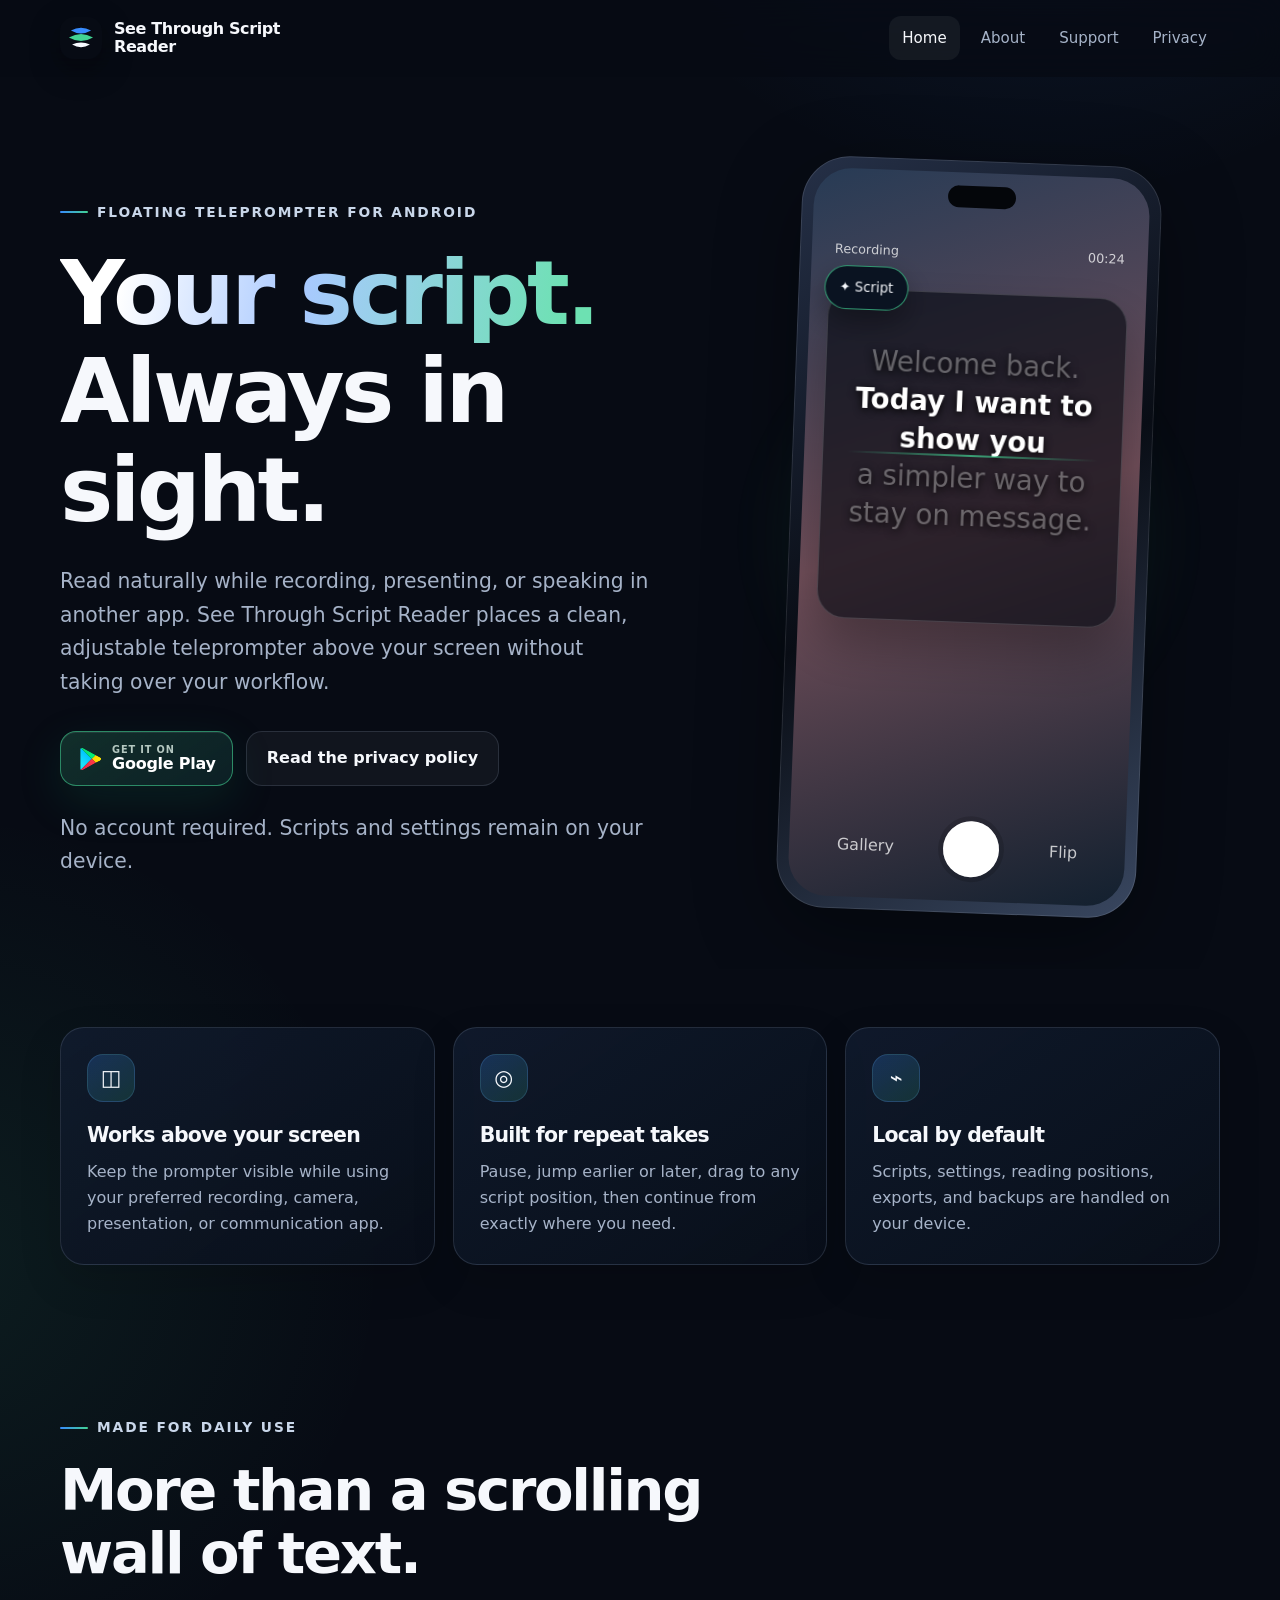
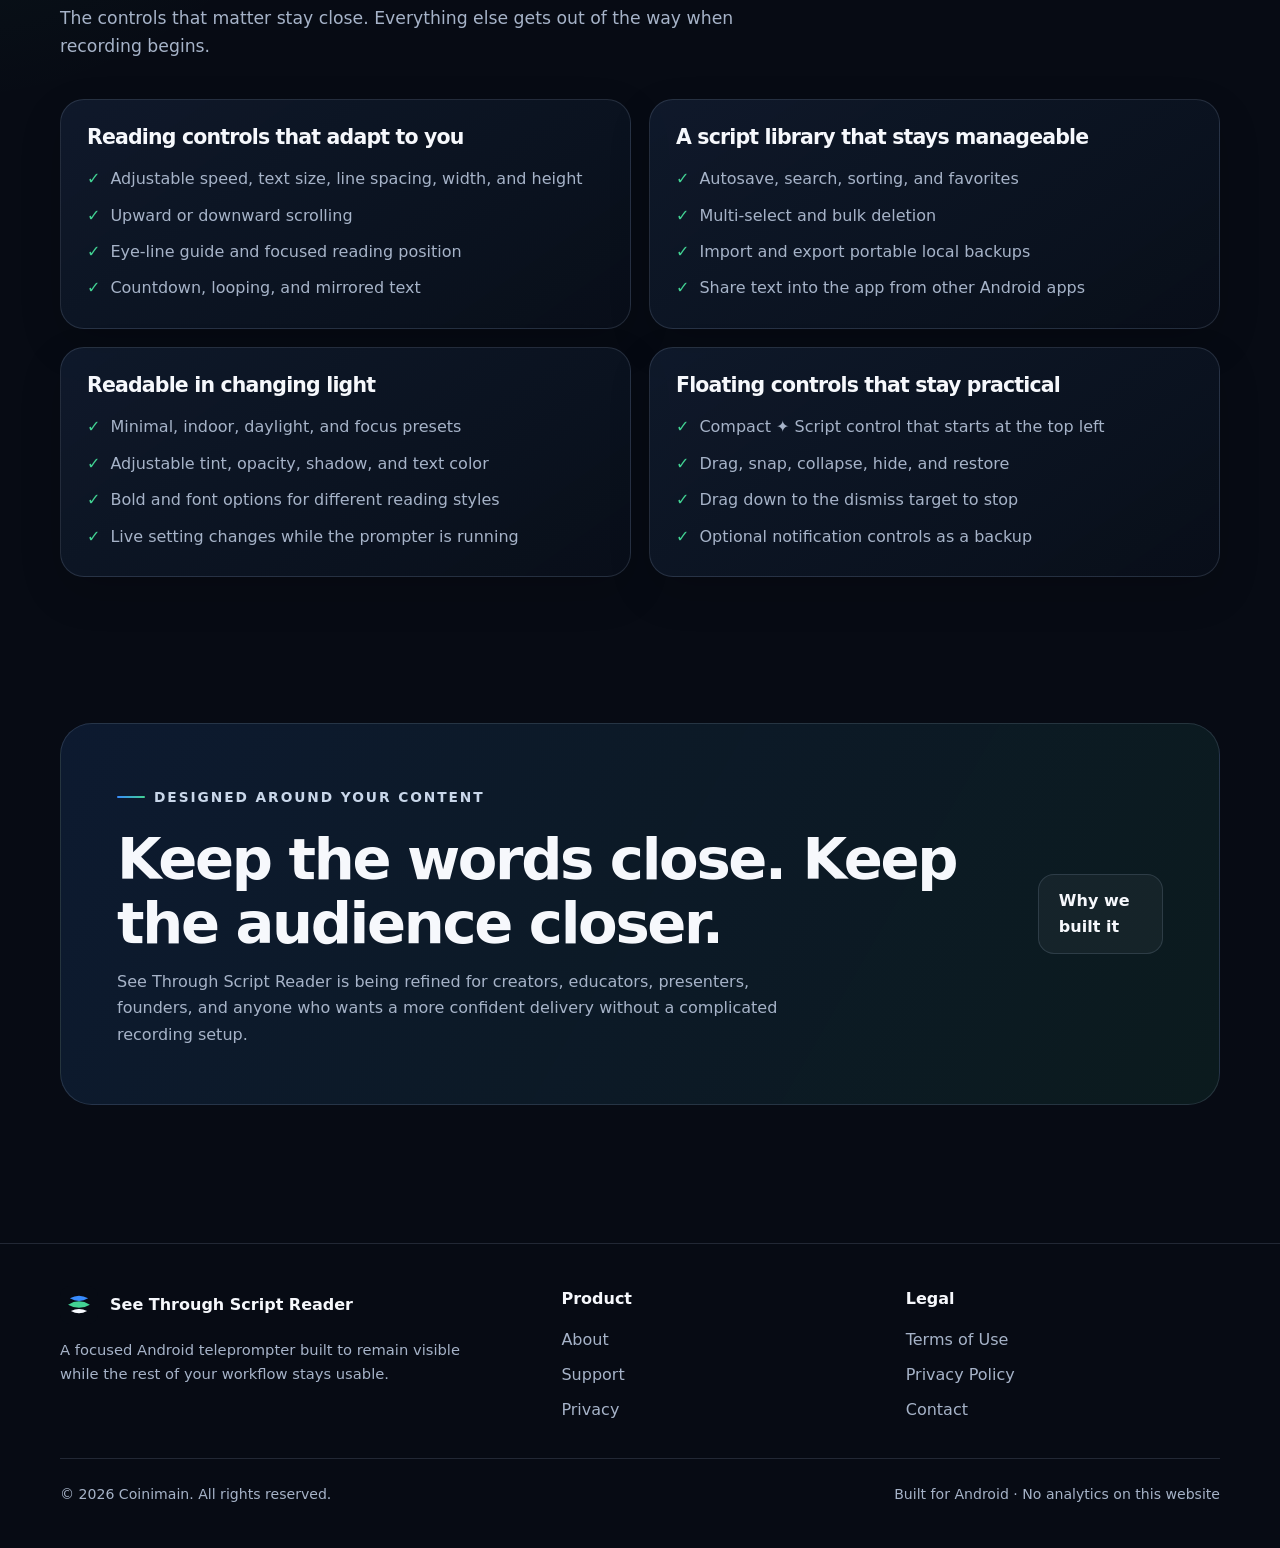
<file: index.html>
<!doctype html>
<html lang="en">
<head>
  <meta charset="utf-8">
  <meta name="viewport" content="width=device-width, initial-scale=1">
  <title>See Through Script Reader — Floating Teleprompter for Android</title>
  <meta name="description" content="A local-first floating teleprompter for Android. Keep your script visible while recording, presenting, or speaking in another app.">
  <meta name="theme-color" content="#070b14">
  <link rel="canonical" href="https://coinimain.github.io/see-through-script-reader-site/">
  <meta property="og:title" content="See Through Script Reader">
  <meta property="og:description" content="Your script stays visible while you record in the app of your choice.">
  <meta property="og:type" content="website">
  <meta property="og:url" content="https://coinimain.github.io/see-through-script-reader-site/">
  <meta property="og:image" content="https://coinimain.github.io/see-through-script-reader-site/assets/og-image.svg">
  <link rel="icon" href="assets/favicon.svg" type="image/svg+xml">
  <link rel="stylesheet" href="assets/styles.css">
  <script defer src="assets/app.js"></script>
</head>
<body>
<a class="skip-link" href="#main">Skip to content</a>
<header class="site-header">
  <div class="container nav">
    <a class="brand" href="index.html" aria-label="See Through Script Reader home">
      <img src="assets/logo.svg" alt="" width="42" height="42">
      <span>See Through Script Reader</span>
    </a>
    <button class="nav-toggle" type="button" aria-label="Open navigation" aria-expanded="false">☰</button>
    <nav class="nav-links" aria-label="Main navigation">
      <a href="index.html" aria-current="page">Home</a>
      <a href="about.html">About</a>
      <a href="support.html">Support</a>
      <a href="privacy.html">Privacy</a>
    </nav>
  </div>
</header>

<main id="main">
  <section class="hero">
    <div class="container hero-grid">
      <div class="hero-copy">
        <span class="eyebrow">Floating teleprompter for Android</span>
        <h1><span class="gradient-text">Your script.</span><br>Always in sight.</h1>
        <p>Read naturally while recording, presenting, or speaking in another app. See Through Script Reader places a clean, adjustable teleprompter above your screen without taking over your workflow.</p>
        <div class="actions">
          <a class="google-play-badge"
   href="https://play.google.com/store/apps/details?id=com.countdtd.seethroughscriptreader"
   target="_blank"
   rel="noopener"
   aria-label="Get See Through Script Reader on Google Play">
  <img src="assets/google-play.svg" alt="" width="28" height="28">
  <span class="google-play-copy">
    <span class="google-play-kicker">GET IT ON</span>
    <span class="google-play-name">Google Play</span>
  </span>
</a>
          <a class="button button-secondary" href="privacy.html">Read the privacy policy</a>
        </div>
        <p class="hero-note">No account required. Scripts and settings remain on your device.</p>
      </div>

      <div class="phone-stage" aria-label="Illustration of the floating teleprompter above a recording screen">
        <div class="phone-glow"></div>
        <div class="phone">
          <div class="phone-screen">
            <div class="camera-dot"></div>
            <div class="recording-ui">
              <div class="recording-top"><span>Recording</span><span>00:24</span></div>
              <div class="recording-bottom"><span>Gallery</span><span class="record-dot"></span><span>Flip</span></div>
            </div>
            <div class="floating-pill">✦ Script</div>
            <div class="prompt-overlay">
              <div class="prompt-guide"></div>
              <p><span class="muted-line">Welcome back.</span><br><span class="focus-line">Today I want to show you</span><br><span class="muted-line">a simpler way to stay on message.</span></p>
            </div>
          </div>
        </div>
      </div>
    </div>
  </section>

  <section class="section-tight">
    <div class="container grid-3">
      <article class="card"><div class="icon-box">◫</div><h3>Works above your screen</h3><p>Keep the prompter visible while using your preferred recording, camera, presentation, or communication app.</p></article>
      <article class="card"><div class="icon-box">◎</div><h3>Built for repeat takes</h3><p>Pause, jump earlier or later, drag to any script position, then continue from exactly where you need.</p></article>
      <article class="card"><div class="icon-box">⌁</div><h3>Local by default</h3><p>Scripts, settings, reading positions, exports, and backups are handled on your device.</p></article>
    </div>
  </section>

  <section class="section">
    <div class="container">
      <div class="section-heading">
        <span class="eyebrow">Made for daily use</span>
        <h2>More than a scrolling wall of text.</h2>
        <p>The controls that matter stay close. Everything else gets out of the way when recording begins.</p>
      </div>
      <div class="grid-2">
        <article class="card">
          <h3>Reading controls that adapt to you</h3>
          <ul class="feature-list">
            <li>Adjustable speed, text size, line spacing, width, and height</li>
            <li>Upward or downward scrolling</li>
            <li>Eye-line guide and focused reading position</li>
            <li>Countdown, looping, and mirrored text</li>
          </ul>
        </article>
        <article class="card">
          <h3>A script library that stays manageable</h3>
          <ul class="feature-list">
            <li>Autosave, search, sorting, and favorites</li>
            <li>Multi-select and bulk deletion</li>
            <li>Import and export portable local backups</li>
            <li>Share text into the app from other Android apps</li>
          </ul>
        </article>
        <article class="card">
          <h3>Readable in changing light</h3>
          <ul class="feature-list">
            <li>Minimal, indoor, daylight, and focus presets</li>
            <li>Adjustable tint, opacity, shadow, and text color</li>
            <li>Bold and font options for different reading styles</li>
            <li>Live setting changes while the prompter is running</li>
          </ul>
        </article>
        <article class="card">
          <h3>Floating controls that stay practical</h3>
          <ul class="feature-list">
            <li>Compact ✦ Script control that starts at the top left</li>
            <li>Drag, snap, collapse, hide, and restore</li>
            <li>Drag down to the dismiss target to stop</li>
            <li>Optional notification controls as a backup</li>
          </ul>
        </article>
      </div>
    </div>
  </section>

  <section class="section-tight">
    <div class="container callout">
      <div class="callout-inner">
        <div>
          <span class="eyebrow">Designed around your content</span>
          <h2>Keep the words close. Keep the audience closer.</h2>
          <p>See Through Script Reader is being refined for creators, educators, presenters, founders, and anyone who wants a more confident delivery without a complicated recording setup.</p>
        </div>
        <a class="button button-secondary" href="about.html">Why we built it</a>
      </div>
    </div>
  </section>
</main>

<footer class="site-footer">
  <div class="container">
    <div class="footer-grid">
      <div><div class="footer-brand"><img src="assets/logo.svg" alt="" width="38" height="38"><span>See Through Script Reader</span></div><p class="footer-copy">A focused Android teleprompter built to remain visible while the rest of your workflow stays usable.</p></div>
      <div class="footer-links"><strong>Product</strong><a href="about.html">About</a><a href="support.html">Support</a><a href="privacy.html">Privacy</a></div>
      <div class="footer-links"><strong>Legal</strong><a href="terms.html">Terms of Use</a><a href="privacy.html">Privacy Policy</a><a href="mailto:contact.countdowntodo+scriptreader@gmail.com">Contact</a></div>
    </div>
    <div class="footer-bottom"><span>© <span data-year></span> Coinimain. All rights reserved.</span><span>Built for Android · No analytics on this website</span></div>
  </div>
</footer>
</body>
</html>
</file>
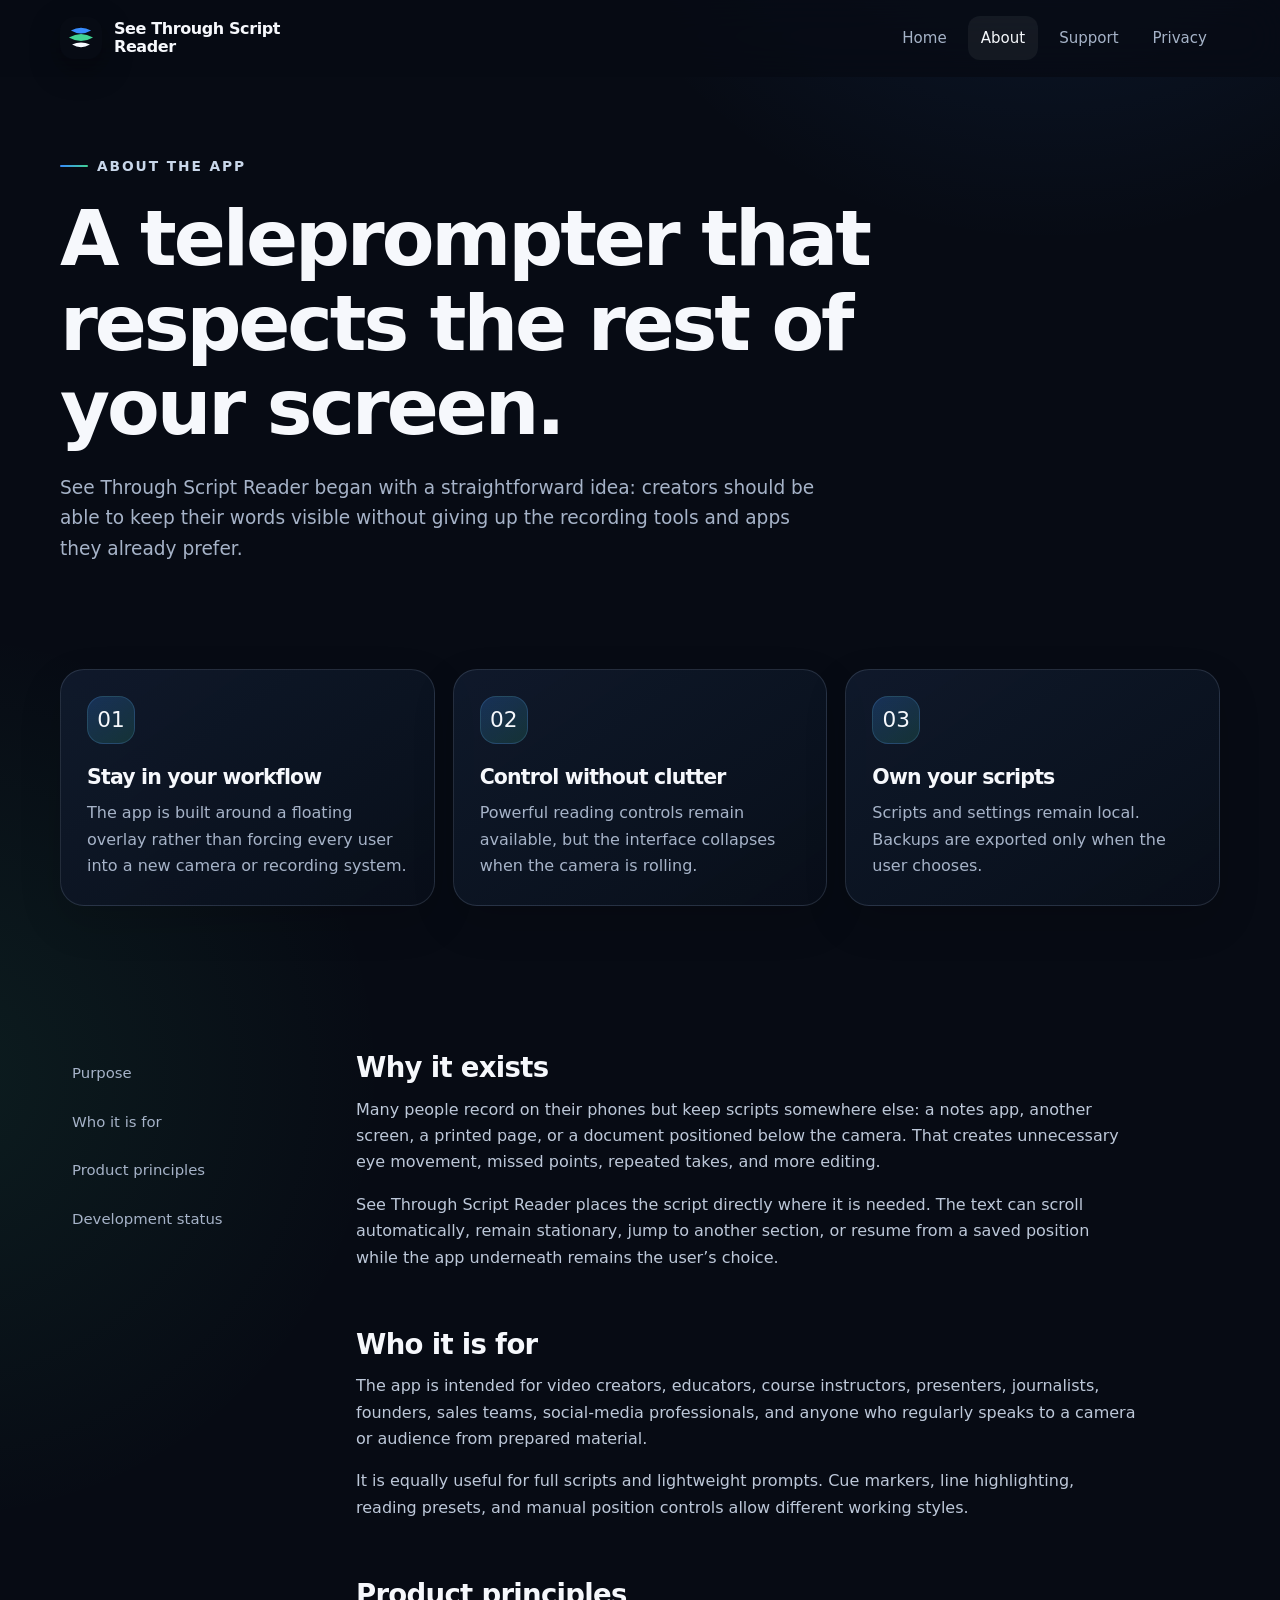
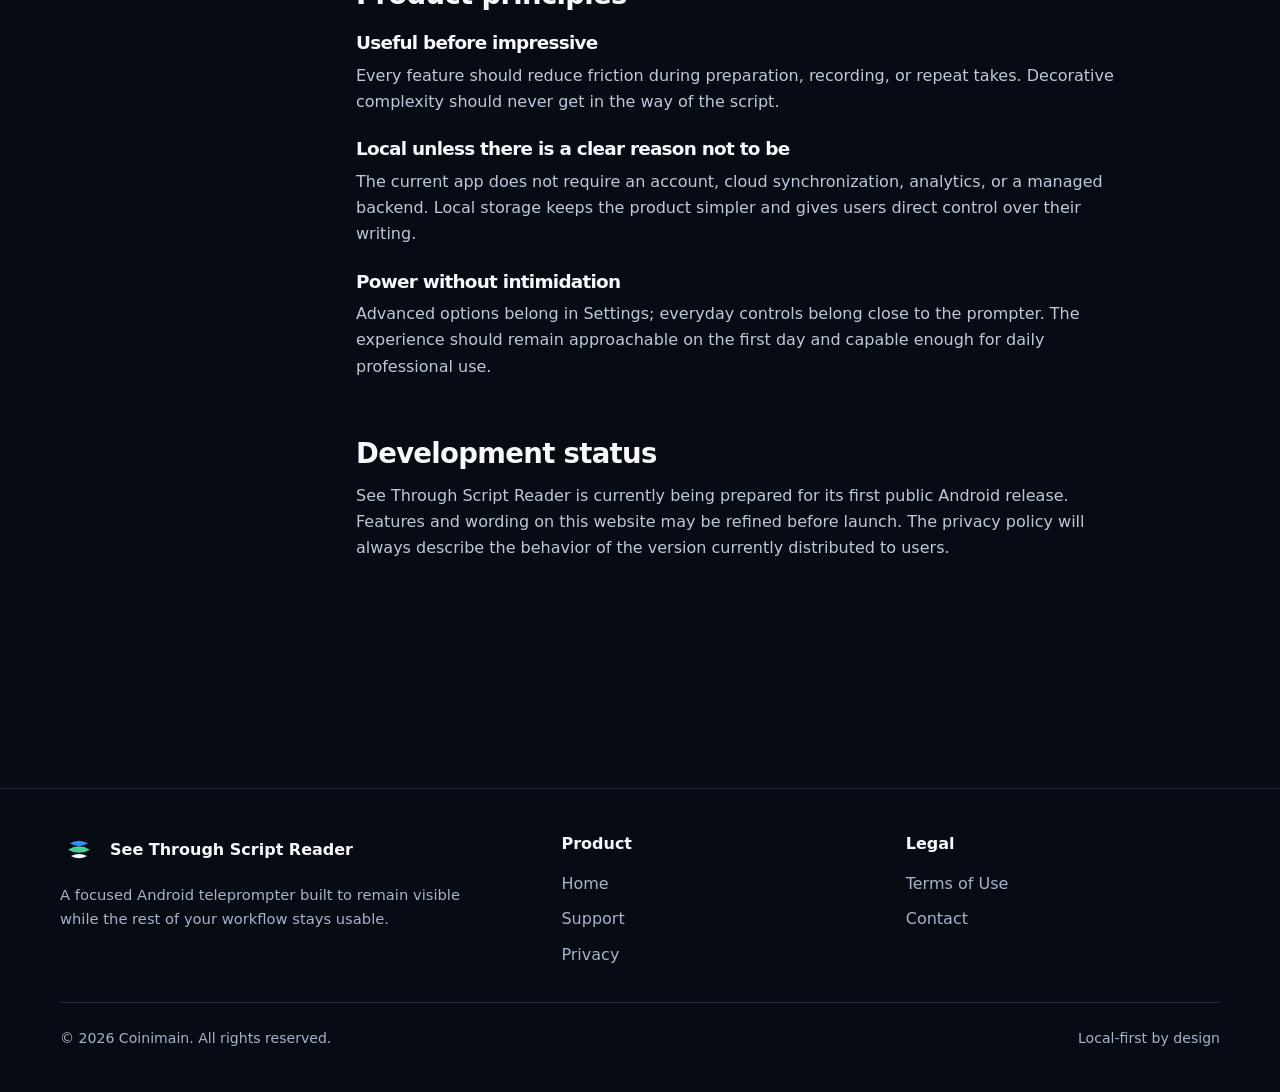
<file: about.html>
<!doctype html>
<html lang="en">
<head>
  <meta charset="utf-8"><meta name="viewport" content="width=device-width, initial-scale=1">
  <title>About — See Through Script Reader</title>
  <meta name="description" content="Learn why See Through Script Reader was created and how its floating teleprompter is designed for focused, practical recording workflows.">
  <meta name="theme-color" content="#070b14">
  <link rel="canonical" href="https://coinimain.github.io/see-through-script-reader-site/about.html">
  <link rel="icon" href="assets/favicon.svg" type="image/svg+xml"><link rel="stylesheet" href="assets/styles.css"><script defer src="assets/app.js"></script>
</head>
<body>
<a class="skip-link" href="#main">Skip to content</a>
<header class="site-header"><div class="container nav"><a class="brand" href="index.html"><img src="assets/logo.svg" alt="" width="42" height="42"><span>See Through Script Reader</span></a><button class="nav-toggle" type="button" aria-label="Open navigation" aria-expanded="false">☰</button><nav class="nav-links" aria-label="Main navigation"><a href="index.html">Home</a><a href="about.html" aria-current="page">About</a><a href="support.html">Support</a><a href="privacy.html">Privacy</a></nav></div></header>
<main id="main">
  <section class="page-hero"><div class="container"><span class="eyebrow">About the app</span><h1>A teleprompter that respects the rest of your screen.</h1><p>See Through Script Reader began with a straightforward idea: creators should be able to keep their words visible without giving up the recording tools and apps they already prefer.</p></div></section>
  <section class="section-tight"><div class="container grid-3">
    <article class="card"><div class="icon-box">01</div><h3>Stay in your workflow</h3><p>The app is built around a floating overlay rather than forcing every user into a new camera or recording system.</p></article>
    <article class="card"><div class="icon-box">02</div><h3>Control without clutter</h3><p>Powerful reading controls remain available, but the interface collapses when the camera is rolling.</p></article>
    <article class="card"><div class="icon-box">03</div><h3>Own your scripts</h3><p>Scripts and settings remain local. Backups are exported only when the user chooses.</p></article>
  </div></section>
  <section class="section"><div class="container content-layout">
    <nav class="side-nav" aria-label="About sections"><a href="#purpose">Purpose</a><a href="#people">Who it is for</a><a href="#principles">Product principles</a><a href="#status">Development status</a></nav>
    <div class="prose">
      <section id="purpose"><h2>Why it exists</h2><p>Many people record on their phones but keep scripts somewhere else: a notes app, another screen, a printed page, or a document positioned below the camera. That creates unnecessary eye movement, missed points, repeated takes, and more editing.</p><p>See Through Script Reader places the script directly where it is needed. The text can scroll automatically, remain stationary, jump to another section, or resume from a saved position while the app underneath remains the user’s choice.</p></section>
      <section id="people"><h2>Who it is for</h2><p>The app is intended for video creators, educators, course instructors, presenters, journalists, founders, sales teams, social-media professionals, and anyone who regularly speaks to a camera or audience from prepared material.</p><p>It is equally useful for full scripts and lightweight prompts. Cue markers, line highlighting, reading presets, and manual position controls allow different working styles.</p></section>
      <section id="principles"><h2>Product principles</h2><h3>Useful before impressive</h3><p>Every feature should reduce friction during preparation, recording, or repeat takes. Decorative complexity should never get in the way of the script.</p><h3>Local unless there is a clear reason not to be</h3><p>The current app does not require an account, cloud synchronization, analytics, or a managed backend. Local storage keeps the product simpler and gives users direct control over their writing.</p><h3>Power without intimidation</h3><p>Advanced options belong in Settings; everyday controls belong close to the prompter. The experience should remain approachable on the first day and capable enough for daily professional use.</p></section>
      <section id="status"><h2>Development status</h2><p>See Through Script Reader is currently being prepared for its first public Android release. Features and wording on this website may be refined before launch. The privacy policy will always describe the behavior of the version currently distributed to users.</p></section>
    </div>
  </div></section>
</main>
<footer class="site-footer"><div class="container"><div class="footer-grid"><div><div class="footer-brand"><img src="assets/logo.svg" alt=""><span>See Through Script Reader</span></div><p class="footer-copy">A focused Android teleprompter built to remain visible while the rest of your workflow stays usable.</p></div><div class="footer-links"><strong>Product</strong><a href="index.html">Home</a><a href="support.html">Support</a><a href="privacy.html">Privacy</a></div><div class="footer-links"><strong>Legal</strong><a href="terms.html">Terms of Use</a><a href="mailto:contact.countdowntodo+scriptreader@gmail.com">Contact</a></div></div><div class="footer-bottom"><span>© <span data-year></span> Coinimain. All rights reserved.</span><span>Local-first by design</span></div></div></footer>
</body></html>
</file>
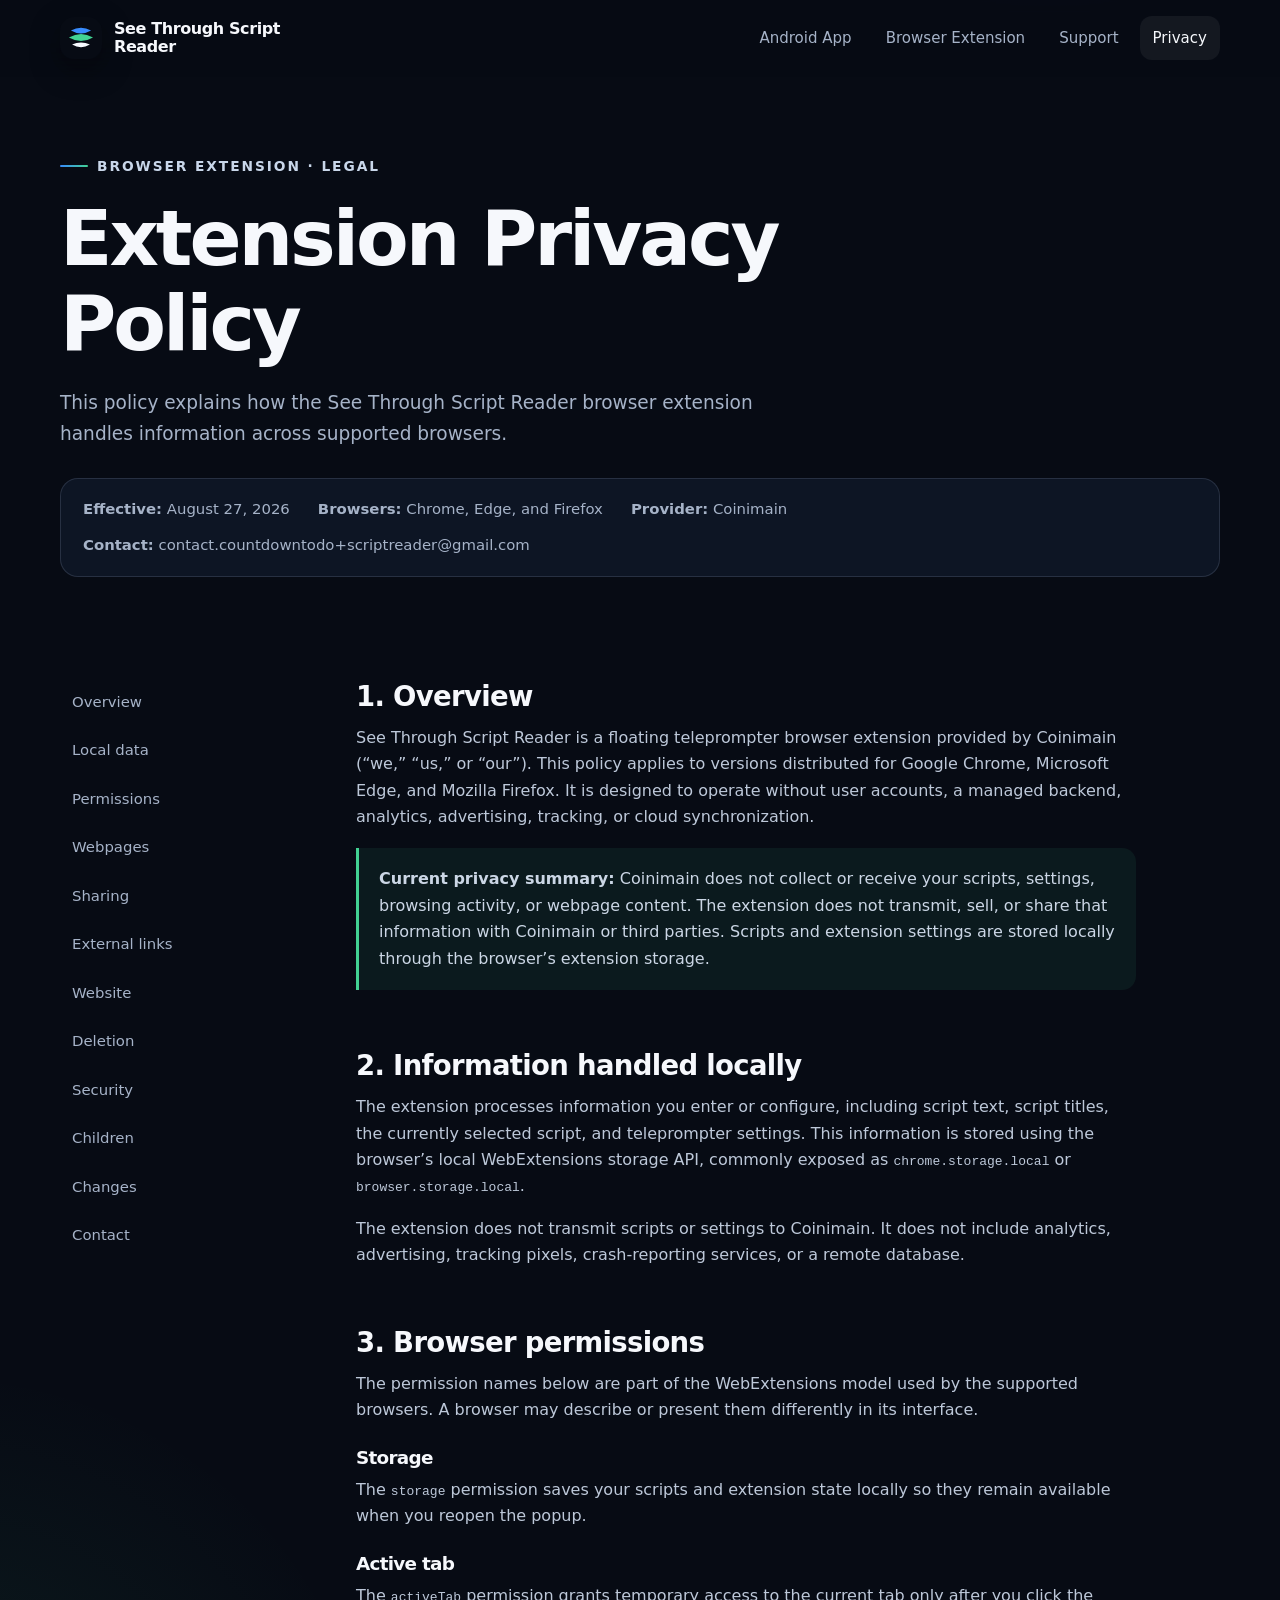
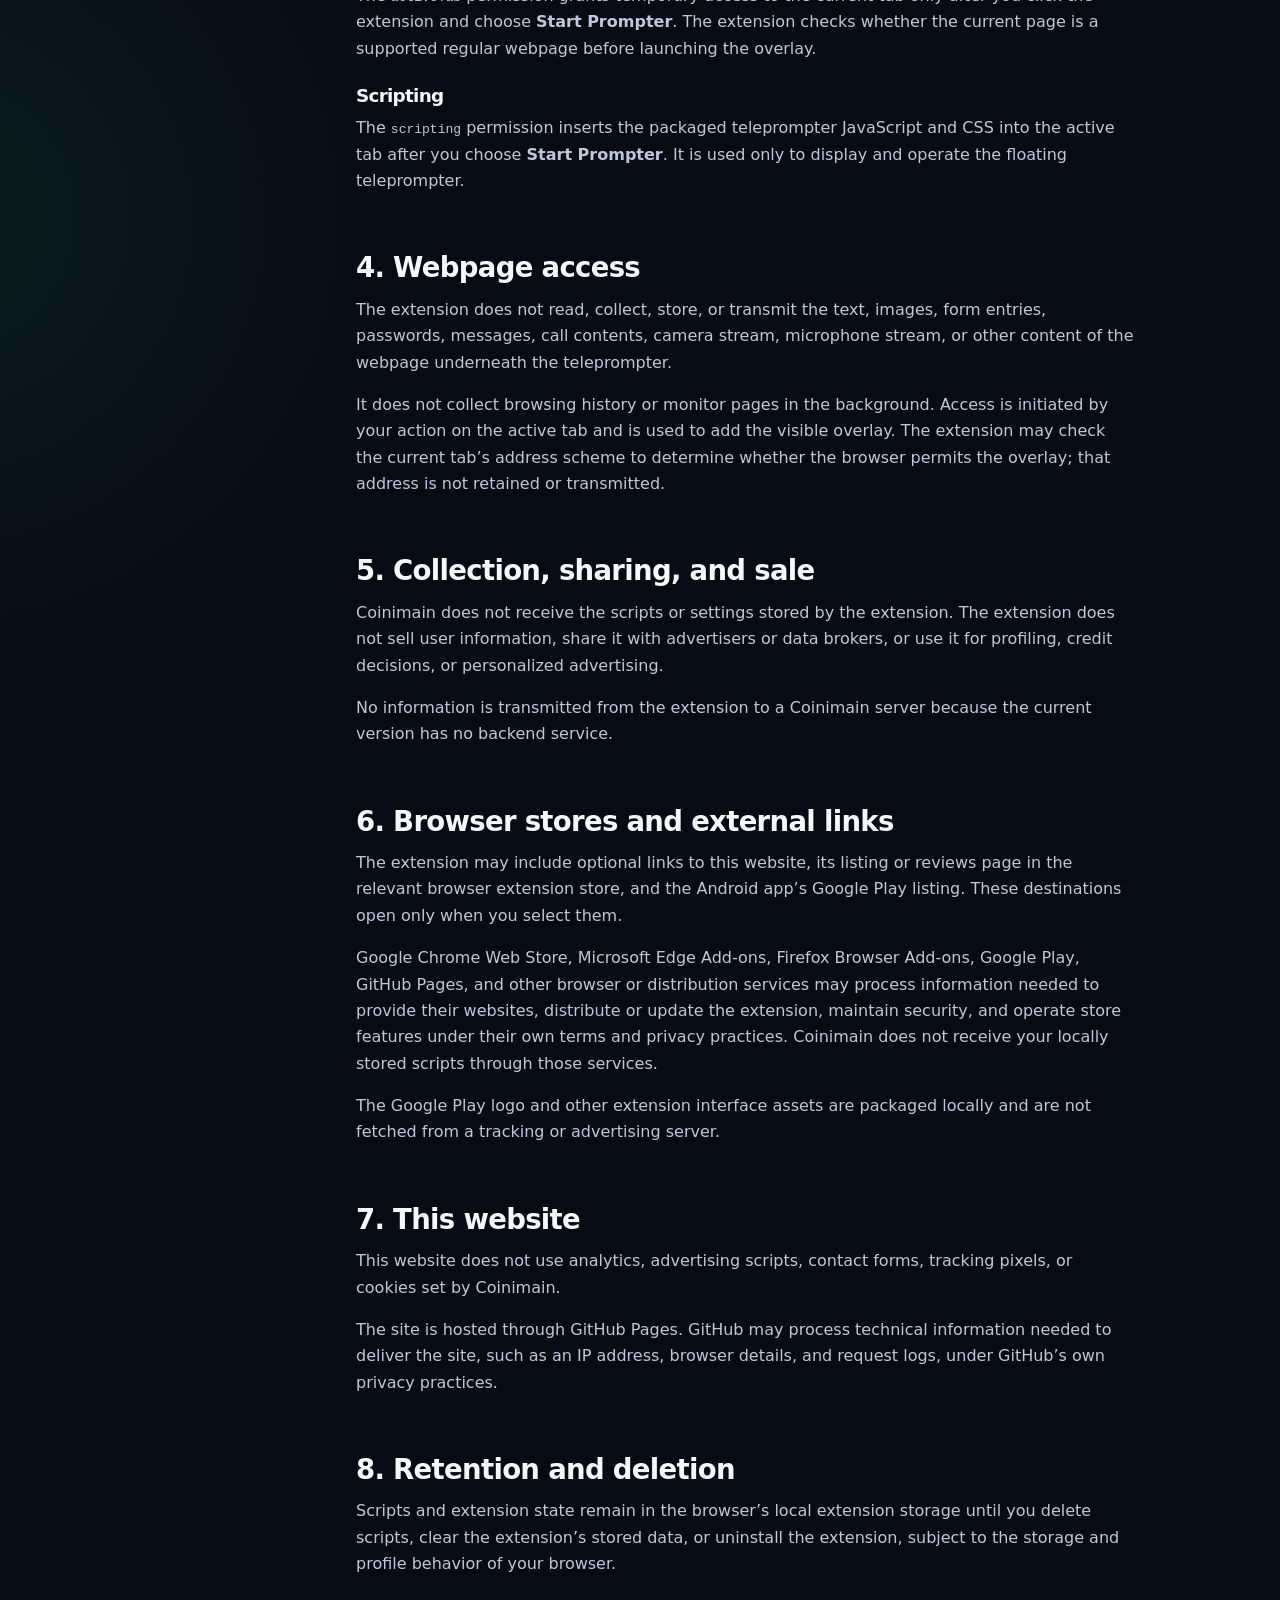
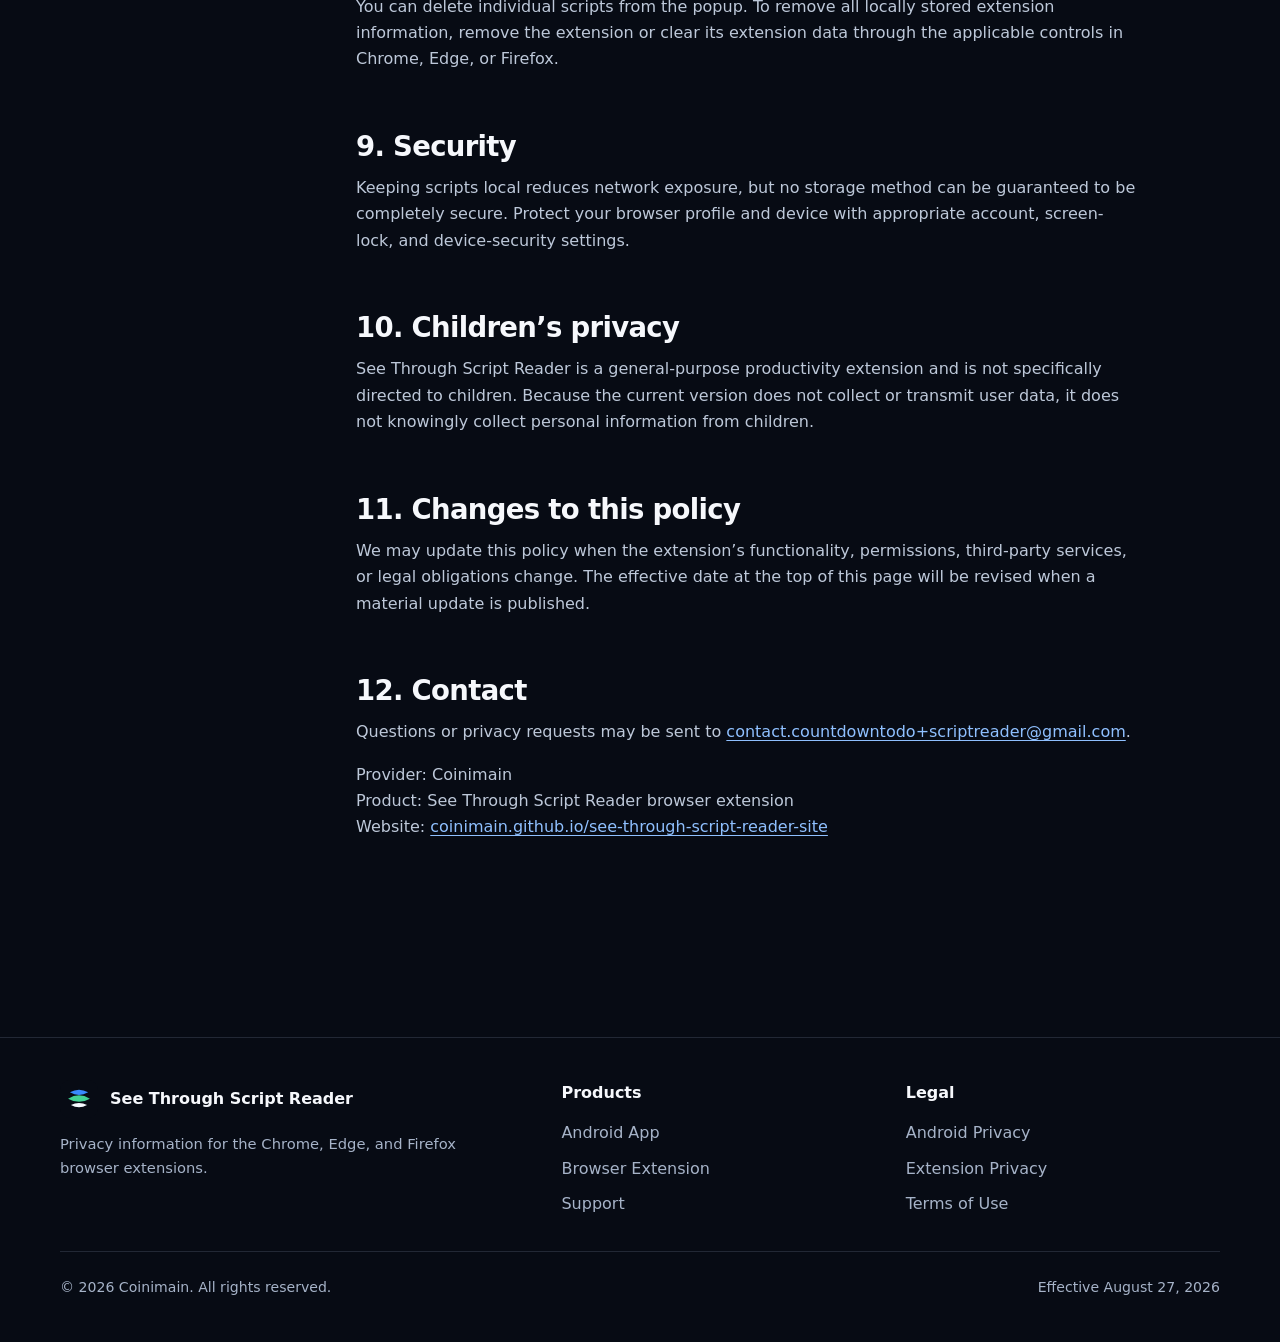
<file: extension-privacy.html>
<!doctype html>
<html lang="en">
<head>
  <meta charset="utf-8">
  <meta name="viewport" content="width=device-width, initial-scale=1">
  <title>Browser Extension Privacy Policy — See Through Script Reader</title>
  <meta name="description" content="Privacy Policy for the See Through Script Reader browser extension for Chrome, Edge, and Firefox.">
  <meta name="theme-color" content="#070b14">
  <link rel="canonical" href="https://coinimain.github.io/see-through-script-reader-site/extension-privacy.html">
  <link rel="icon" href="assets/favicon.svg" type="image/svg+xml">
  <link rel="stylesheet" href="assets/styles.css">
  <script defer src="assets/app.js"></script>
</head>
<body>
<a class="skip-link" href="#main">Skip to content</a>
<header class="site-header"><div class="container nav"><a class="brand" href="index.html" aria-label="See Through Script Reader home"><img src="assets/logo.svg" alt="" width="42" height="42"><span>See Through Script Reader</span></a><button class="nav-toggle" type="button" aria-label="Open navigation" aria-expanded="false">☰</button><nav class="nav-links" aria-label="Main navigation"><a href="index.html">Android App</a><a href="extension.html">Browser Extension</a><a href="support.html">Support</a><a href="extension-privacy.html" aria-current="page">Privacy</a></nav></div></header>

<main id="main">
  <section class="page-hero"><div class="container"><span class="eyebrow">Browser extension · Legal</span><h1>Extension Privacy Policy</h1><p>This policy explains how the See Through Script Reader browser extension handles information across supported browsers.</p><div class="meta-card"><span><strong>Effective:</strong> August 27, 2026</span><span><strong>Browsers:</strong> Chrome, Edge, and Firefox</span><span><strong>Provider:</strong> Coinimain</span><span><strong>Contact:</strong> contact.countdowntodo+scriptreader@gmail.com</span></div></div></section>

  <section class="section-tight"><div class="container content-layout">
    <nav class="side-nav" aria-label="Privacy policy sections"><a href="#overview">Overview</a><a href="#data">Local data</a><a href="#permissions">Permissions</a><a href="#webpages">Webpages</a><a href="#sharing">Sharing</a><a href="#external">External links</a><a href="#website">Website</a><a href="#retention">Deletion</a><a href="#security">Security</a><a href="#children">Children</a><a href="#changes">Changes</a><a href="#contact">Contact</a></nav>
    <article class="prose">
      <section id="overview"><h2>1. Overview</h2><p>See Through Script Reader is a floating teleprompter browser extension provided by Coinimain (“we,” “us,” or “our”). This policy applies to versions distributed for Google Chrome, Microsoft Edge, and Mozilla Firefox. It is designed to operate without user accounts, a managed backend, analytics, advertising, tracking, or cloud synchronization.</p><div class="notice"><strong>Current privacy summary:</strong> Coinimain does not collect or receive your scripts, settings, browsing activity, or webpage content. The extension does not transmit, sell, or share that information with Coinimain or third parties. Scripts and extension settings are stored locally through the browser’s extension storage.</div></section>

      <section id="data"><h2>2. Information handled locally</h2><p>The extension processes information you enter or configure, including script text, script titles, the currently selected script, and teleprompter settings. This information is stored using the browser’s local WebExtensions storage API, commonly exposed as <code>chrome.storage.local</code> or <code>browser.storage.local</code>.</p><p>The extension does not transmit scripts or settings to Coinimain. It does not include analytics, advertising, tracking pixels, crash-reporting services, or a remote database.</p></section>

      <section id="permissions"><h2>3. Browser permissions</h2><p>The permission names below are part of the WebExtensions model used by the supported browsers. A browser may describe or present them differently in its interface.</p><h3>Storage</h3><p>The <code>storage</code> permission saves your scripts and extension state locally so they remain available when you reopen the popup.</p><h3>Active tab</h3><p>The <code>activeTab</code> permission grants temporary access to the current tab only after you click the extension and choose <strong>Start Prompter</strong>. The extension checks whether the current page is a supported regular webpage before launching the overlay.</p><h3>Scripting</h3><p>The <code>scripting</code> permission inserts the packaged teleprompter JavaScript and CSS into the active tab after you choose <strong>Start Prompter</strong>. It is used only to display and operate the floating teleprompter.</p></section>

      <section id="webpages"><h2>4. Webpage access</h2><p>The extension does not read, collect, store, or transmit the text, images, form entries, passwords, messages, call contents, camera stream, microphone stream, or other content of the webpage underneath the teleprompter.</p><p>It does not collect browsing history or monitor pages in the background. Access is initiated by your action on the active tab and is used to add the visible overlay. The extension may check the current tab’s address scheme to determine whether the browser permits the overlay; that address is not retained or transmitted.</p></section>

      <section id="sharing"><h2>5. Collection, sharing, and sale</h2><p>Coinimain does not receive the scripts or settings stored by the extension. The extension does not sell user information, share it with advertisers or data brokers, or use it for profiling, credit decisions, or personalized advertising.</p><p>No information is transmitted from the extension to a Coinimain server because the current version has no backend service.</p></section>

      <section id="external"><h2>6. Browser stores and external links</h2><p>The extension may include optional links to this website, its listing or reviews page in the relevant browser extension store, and the Android app’s Google Play listing. These destinations open only when you select them.</p><p>Google Chrome Web Store, Microsoft Edge Add-ons, Firefox Browser Add-ons, Google Play, GitHub Pages, and other browser or distribution services may process information needed to provide their websites, distribute or update the extension, maintain security, and operate store features under their own terms and privacy practices. Coinimain does not receive your locally stored scripts through those services.</p><p>The Google Play logo and other extension interface assets are packaged locally and are not fetched from a tracking or advertising server.</p></section>

      <section id="website"><h2>7. This website</h2><p>This website does not use analytics, advertising scripts, contact forms, tracking pixels, or cookies set by Coinimain.</p><p>The site is hosted through GitHub Pages. GitHub may process technical information needed to deliver the site, such as an IP address, browser details, and request logs, under GitHub’s own privacy practices.</p></section>

      <section id="retention"><h2>8. Retention and deletion</h2><p>Scripts and extension state remain in the browser’s local extension storage until you delete scripts, clear the extension’s stored data, or uninstall the extension, subject to the storage and profile behavior of your browser.</p><p>You can delete individual scripts from the popup. To remove all locally stored extension information, remove the extension or clear its extension data through the applicable controls in Chrome, Edge, or Firefox.</p></section>

      <section id="security"><h2>9. Security</h2><p>Keeping scripts local reduces network exposure, but no storage method can be guaranteed to be completely secure. Protect your browser profile and device with appropriate account, screen-lock, and device-security settings.</p></section>

      <section id="children"><h2>10. Children’s privacy</h2><p>See Through Script Reader is a general-purpose productivity extension and is not specifically directed to children. Because the current version does not collect or transmit user data, it does not knowingly collect personal information from children.</p></section>

      <section id="changes"><h2>11. Changes to this policy</h2><p>We may update this policy when the extension’s functionality, permissions, third-party services, or legal obligations change. The effective date at the top of this page will be revised when a material update is published.</p></section>

      <section id="contact"><h2>12. Contact</h2><p>Questions or privacy requests may be sent to <a href="mailto:contact.countdowntodo+scriptreader@gmail.com">contact.countdowntodo+scriptreader@gmail.com</a>.</p><p>Provider: Coinimain<br>Product: See Through Script Reader browser extension<br>Website: <a href="https://coinimain.github.io/see-through-script-reader-site/">coinimain.github.io/see-through-script-reader-site</a></p></section>
    </article>
  </div></section>
</main>

<footer class="site-footer"><div class="container"><div class="footer-grid"><div><div class="footer-brand"><img src="assets/logo.svg" alt="" width="38" height="38"><span>See Through Script Reader</span></div><p class="footer-copy">Privacy information for the Chrome, Edge, and Firefox browser extensions.</p></div><div class="footer-links"><strong>Products</strong><a href="index.html">Android App</a><a href="extension.html">Browser Extension</a><a href="support.html">Support</a></div><div class="footer-links"><strong>Legal</strong><a href="privacy.html">Android Privacy</a><a href="extension-privacy.html">Extension Privacy</a><a href="terms.html">Terms of Use</a></div></div><div class="footer-bottom"><span>© <span data-year></span> Coinimain. All rights reserved.</span><span>Effective August 27, 2026</span></div></div></footer>
</body>
</html>
</file>
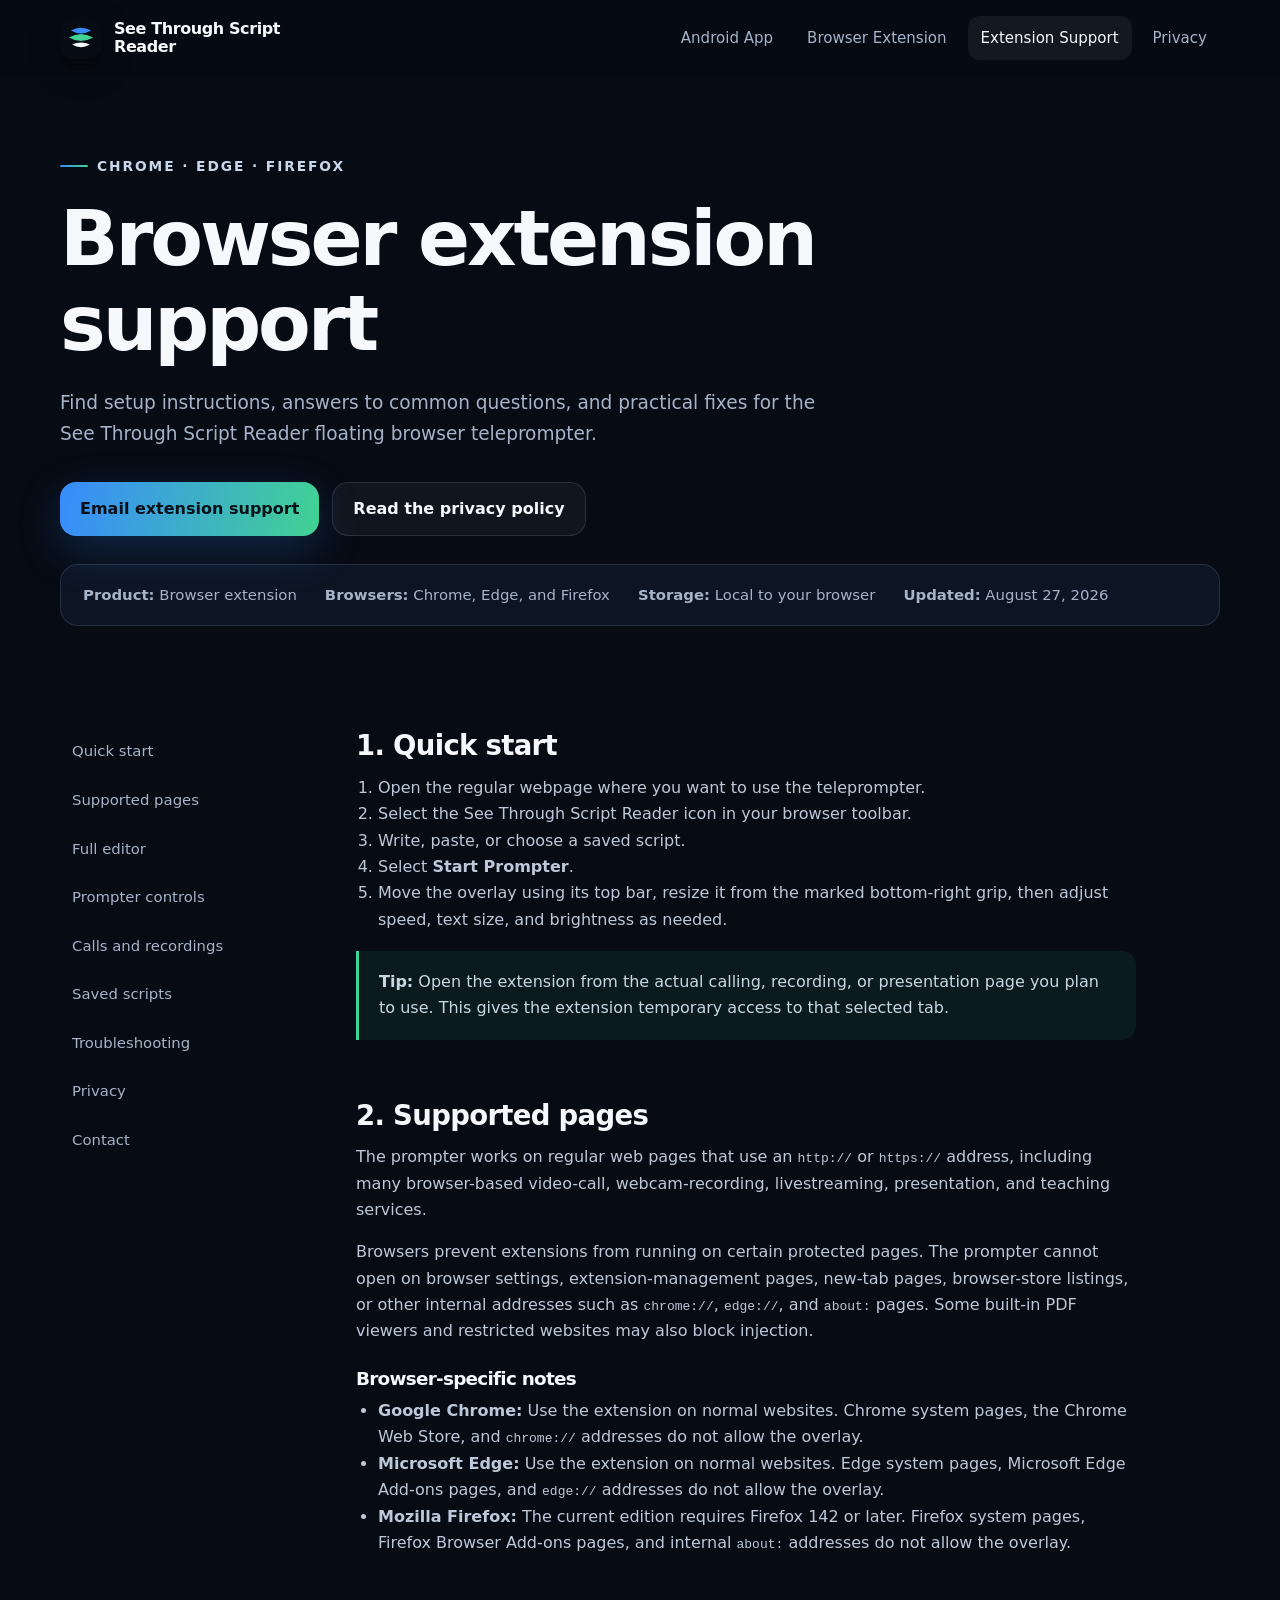
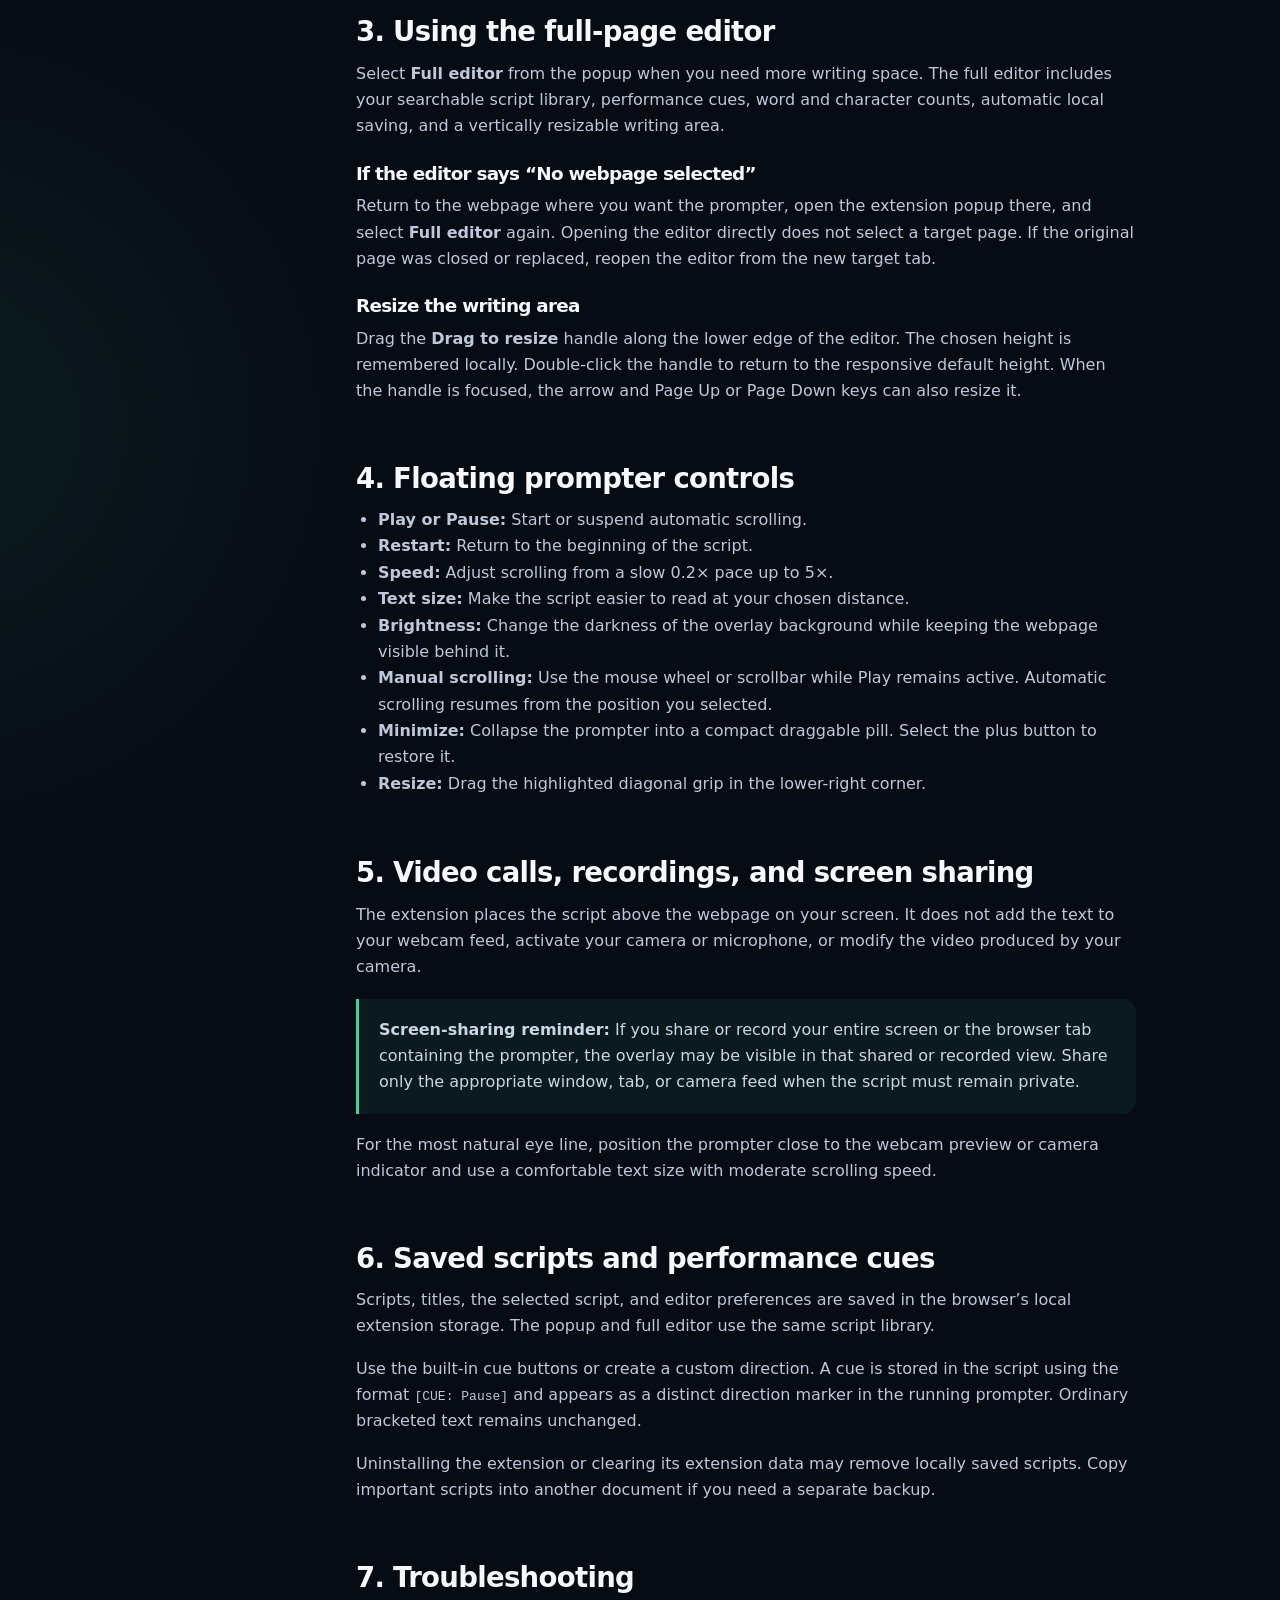
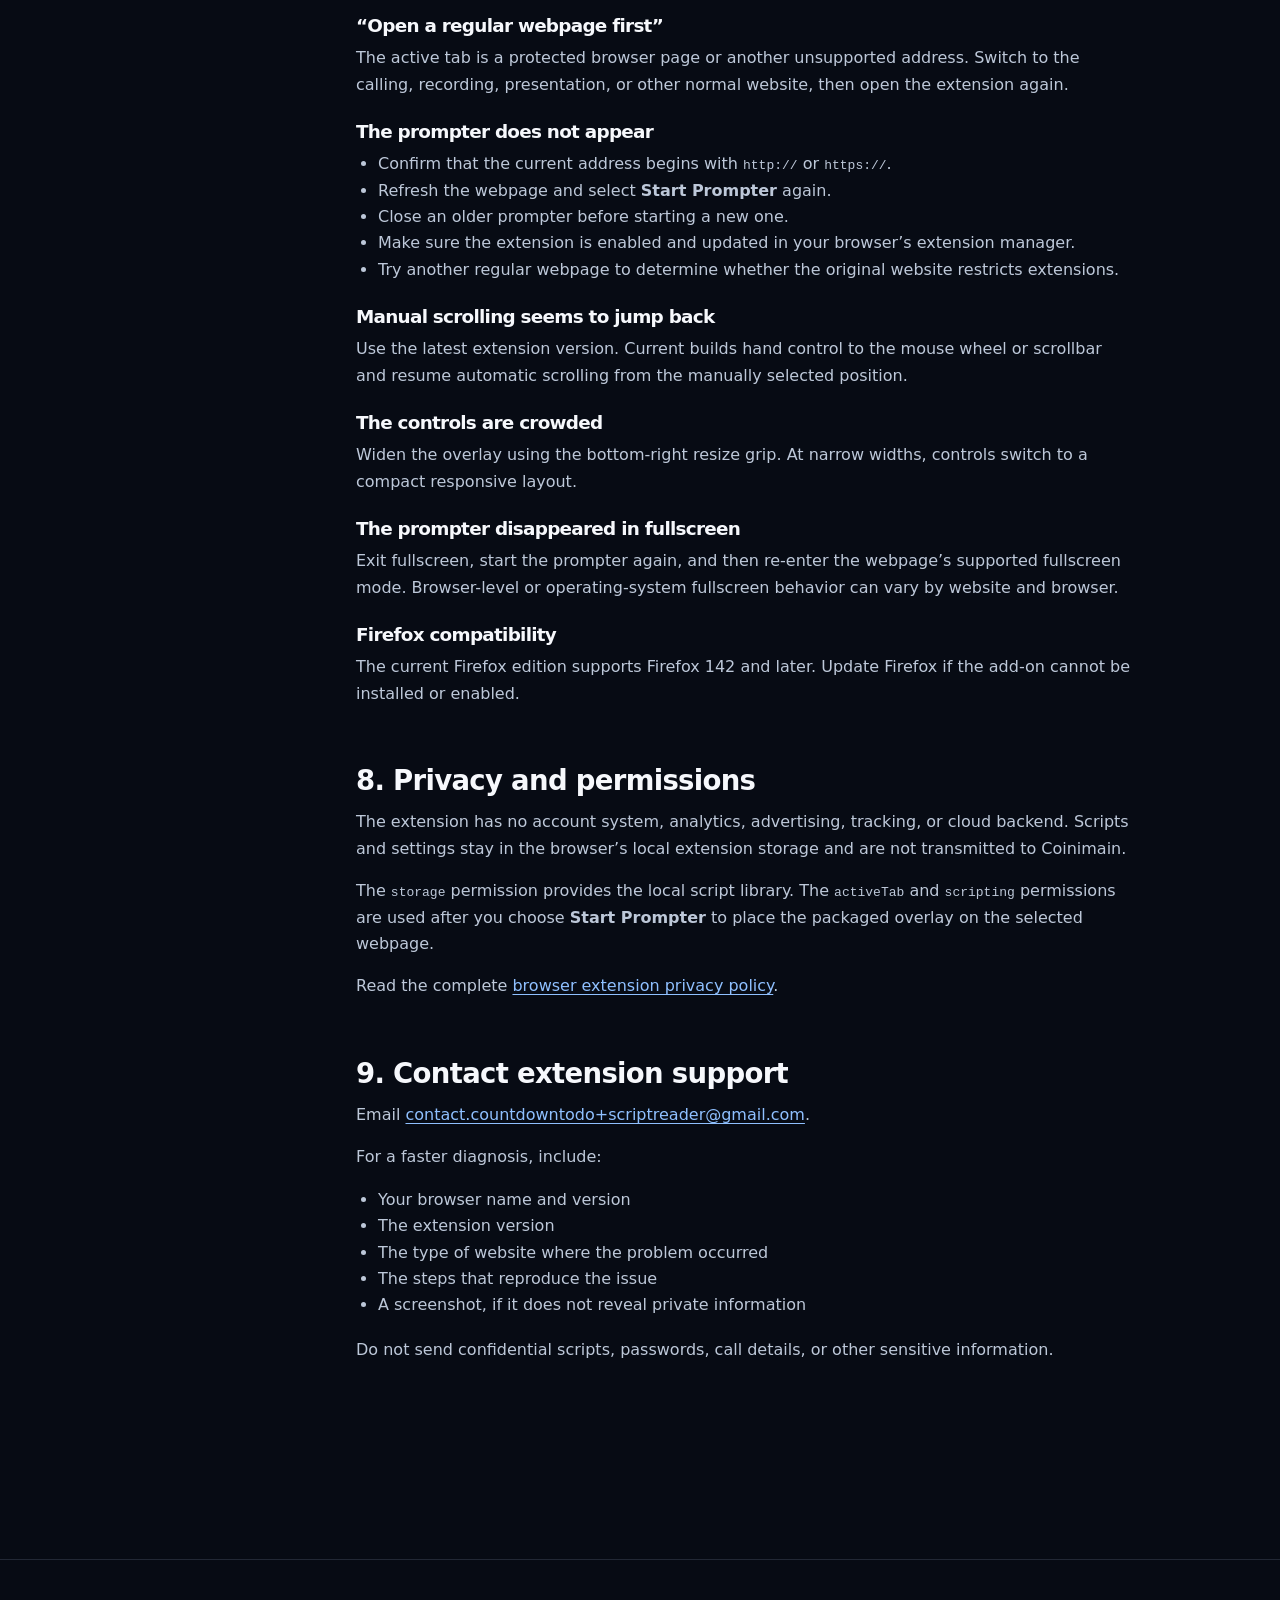
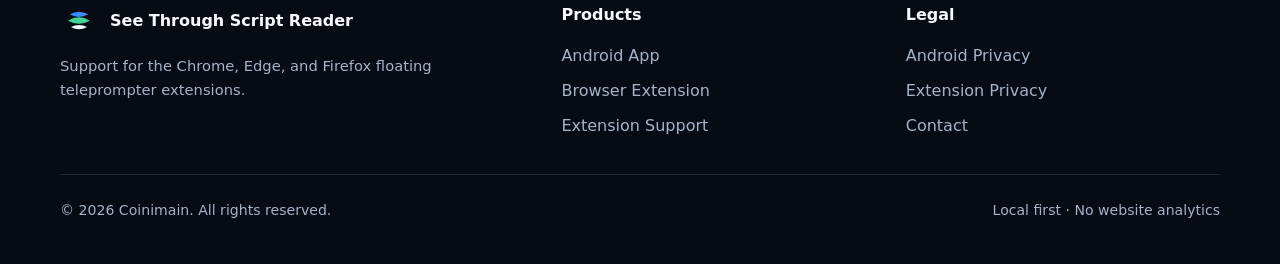
<file: extension-support.html>
<!doctype html>
<html lang="en">
<head>
  <meta charset="utf-8">
  <meta name="viewport" content="width=device-width, initial-scale=1">
  <title>Browser Extension Support — See Through Script Reader</title>
  <meta name="description" content="Help and troubleshooting for the See Through Script Reader browser extension for Chrome, Edge, and Firefox.">
  <meta name="theme-color" content="#070b14">
  <link rel="canonical" href="https://coinimain.github.io/see-through-script-reader-site/extension-support.html">
  <meta property="og:title" content="See Through Script Reader Extension Support">
  <meta property="og:description" content="Setup instructions, troubleshooting, and contact information for the floating browser teleprompter.">
  <meta property="og:type" content="website">
  <meta property="og:url" content="https://coinimain.github.io/see-through-script-reader-site/extension-support.html">
  <meta property="og:image" content="https://coinimain.github.io/see-through-script-reader-site/assets/og-image.svg">
  <link rel="icon" href="assets/favicon.svg" type="image/svg+xml">
  <link rel="stylesheet" href="assets/styles.css">
  <script defer src="assets/app.js"></script>
</head>
<body>
<a class="skip-link" href="#main">Skip to content</a>
<header class="site-header">
  <div class="container nav">
    <a class="brand" href="index.html" aria-label="See Through Script Reader home"><img src="assets/logo.svg" alt="" width="42" height="42"><span>See Through Script Reader</span></a>
    <button class="nav-toggle" type="button" aria-label="Open navigation" aria-expanded="false">☰</button>
    <nav class="nav-links" aria-label="Main navigation"><a href="index.html">Android App</a><a href="extension.html">Browser Extension</a><a href="extension-support.html" aria-current="page">Extension Support</a><a href="extension-privacy.html">Privacy</a></nav>
  </div>
</header>

<main id="main">
  <section class="page-hero">
    <div class="container">
      <span class="eyebrow">Chrome · Edge · Firefox</span>
      <h1>Browser extension support</h1>
      <p>Find setup instructions, answers to common questions, and practical fixes for the See Through Script Reader floating browser teleprompter.</p>
      <div class="actions"><a class="button button-primary" href="mailto:contact.countdowntodo+scriptreader@gmail.com?subject=See%20Through%20Script%20Reader%20Extension%20Support">Email extension support</a><a class="button button-secondary" href="extension-privacy.html">Read the privacy policy</a></div>
      <div class="meta-card"><span><strong>Product:</strong> Browser extension</span><span><strong>Browsers:</strong> Chrome, Edge, and Firefox</span><span><strong>Storage:</strong> Local to your browser</span><span><strong>Updated:</strong> August 27, 2026</span></div>
    </div>
  </section>

  <section class="section-tight">
    <div class="container content-layout">
      <nav class="side-nav" aria-label="Extension support sections"><a href="#quick-start">Quick start</a><a href="#supported-pages">Supported pages</a><a href="#full-editor">Full editor</a><a href="#prompter-controls">Prompter controls</a><a href="#recording">Calls and recordings</a><a href="#scripts">Saved scripts</a><a href="#troubleshooting">Troubleshooting</a><a href="#privacy">Privacy</a><a href="#contact">Contact</a></nav>

      <article class="prose">
        <section id="quick-start">
          <h2>1. Quick start</h2>
          <ol>
            <li>Open the regular webpage where you want to use the teleprompter.</li>
            <li>Select the See Through Script Reader icon in your browser toolbar.</li>
            <li>Write, paste, or choose a saved script.</li>
            <li>Select <strong>Start Prompter</strong>.</li>
            <li>Move the overlay using its top bar, resize it from the marked bottom-right grip, then adjust speed, text size, and brightness as needed.</li>
          </ol>
          <div class="notice"><strong>Tip:</strong> Open the extension from the actual calling, recording, or presentation page you plan to use. This gives the extension temporary access to that selected tab.</div>
        </section>

        <section id="supported-pages">
          <h2>2. Supported pages</h2>
          <p>The prompter works on regular web pages that use an <code>http://</code> or <code>https://</code> address, including many browser-based video-call, webcam-recording, livestreaming, presentation, and teaching services.</p>
          <p>Browsers prevent extensions from running on certain protected pages. The prompter cannot open on browser settings, extension-management pages, new-tab pages, browser-store listings, or other internal addresses such as <code>chrome://</code>, <code>edge://</code>, and <code>about:</code> pages. Some built-in PDF viewers and restricted websites may also block injection.</p>
          <h3>Browser-specific notes</h3>
          <ul>
            <li><strong>Google Chrome:</strong> Use the extension on normal websites. Chrome system pages, the Chrome Web Store, and <code>chrome://</code> addresses do not allow the overlay.</li>
            <li><strong>Microsoft Edge:</strong> Use the extension on normal websites. Edge system pages, Microsoft Edge Add-ons pages, and <code>edge://</code> addresses do not allow the overlay.</li>
            <li><strong>Mozilla Firefox:</strong> The current edition requires Firefox 142 or later. Firefox system pages, Firefox Browser Add-ons pages, and internal <code>about:</code> addresses do not allow the overlay.</li>
          </ul>
        </section>

        <section id="full-editor">
          <h2>3. Using the full-page editor</h2>
          <p>Select <strong>Full editor</strong> from the popup when you need more writing space. The full editor includes your searchable script library, performance cues, word and character counts, automatic local saving, and a vertically resizable writing area.</p>
          <h3>If the editor says “No webpage selected”</h3>
          <p>Return to the webpage where you want the prompter, open the extension popup there, and select <strong>Full editor</strong> again. Opening the editor directly does not select a target page. If the original page was closed or replaced, reopen the editor from the new target tab.</p>
          <h3>Resize the writing area</h3>
          <p>Drag the <strong>Drag to resize</strong> handle along the lower edge of the editor. The chosen height is remembered locally. Double-click the handle to return to the responsive default height. When the handle is focused, the arrow and Page Up or Page Down keys can also resize it.</p>
        </section>

        <section id="prompter-controls">
          <h2>4. Floating prompter controls</h2>
          <ul>
            <li><strong>Play or Pause:</strong> Start or suspend automatic scrolling.</li>
            <li><strong>Restart:</strong> Return to the beginning of the script.</li>
            <li><strong>Speed:</strong> Adjust scrolling from a slow 0.2× pace up to 5×.</li>
            <li><strong>Text size:</strong> Make the script easier to read at your chosen distance.</li>
            <li><strong>Brightness:</strong> Change the darkness of the overlay background while keeping the webpage visible behind it.</li>
            <li><strong>Manual scrolling:</strong> Use the mouse wheel or scrollbar while Play remains active. Automatic scrolling resumes from the position you selected.</li>
            <li><strong>Minimize:</strong> Collapse the prompter into a compact draggable pill. Select the plus button to restore it.</li>
            <li><strong>Resize:</strong> Drag the highlighted diagonal grip in the lower-right corner.</li>
          </ul>
        </section>

        <section id="recording">
          <h2>5. Video calls, recordings, and screen sharing</h2>
          <p>The extension places the script above the webpage on your screen. It does not add the text to your webcam feed, activate your camera or microphone, or modify the video produced by your camera.</p>
          <div class="notice"><strong>Screen-sharing reminder:</strong> If you share or record your entire screen or the browser tab containing the prompter, the overlay may be visible in that shared or recorded view. Share only the appropriate window, tab, or camera feed when the script must remain private.</div>
          <p>For the most natural eye line, position the prompter close to the webcam preview or camera indicator and use a comfortable text size with moderate scrolling speed.</p>
        </section>

        <section id="scripts">
          <h2>6. Saved scripts and performance cues</h2>
          <p>Scripts, titles, the selected script, and editor preferences are saved in the browser’s local extension storage. The popup and full editor use the same script library.</p>
          <p>Use the built-in cue buttons or create a custom direction. A cue is stored in the script using the format <code>[CUE: Pause]</code> and appears as a distinct direction marker in the running prompter. Ordinary bracketed text remains unchanged.</p>
          <p>Uninstalling the extension or clearing its extension data may remove locally saved scripts. Copy important scripts into another document if you need a separate backup.</p>
        </section>

        <section id="troubleshooting">
          <h2>7. Troubleshooting</h2>
          <h3>“Open a regular webpage first”</h3>
          <p>The active tab is a protected browser page or another unsupported address. Switch to the calling, recording, presentation, or other normal website, then open the extension again.</p>
          <h3>The prompter does not appear</h3>
          <ul>
            <li>Confirm that the current address begins with <code>http://</code> or <code>https://</code>.</li>
            <li>Refresh the webpage and select <strong>Start Prompter</strong> again.</li>
            <li>Close an older prompter before starting a new one.</li>
            <li>Make sure the extension is enabled and updated in your browser’s extension manager.</li>
            <li>Try another regular webpage to determine whether the original website restricts extensions.</li>
          </ul>
          <h3>Manual scrolling seems to jump back</h3>
          <p>Use the latest extension version. Current builds hand control to the mouse wheel or scrollbar and resume automatic scrolling from the manually selected position.</p>
          <h3>The controls are crowded</h3>
          <p>Widen the overlay using the bottom-right resize grip. At narrow widths, controls switch to a compact responsive layout.</p>
          <h3>The prompter disappeared in fullscreen</h3>
          <p>Exit fullscreen, start the prompter again, and then re-enter the webpage’s supported fullscreen mode. Browser-level or operating-system fullscreen behavior can vary by website and browser.</p>
          <h3>Firefox compatibility</h3>
          <p>The current Firefox edition supports Firefox 142 and later. Update Firefox if the add-on cannot be installed or enabled.</p>
        </section>

        <section id="privacy">
          <h2>8. Privacy and permissions</h2>
          <p>The extension has no account system, analytics, advertising, tracking, or cloud backend. Scripts and settings stay in the browser’s local extension storage and are not transmitted to Coinimain.</p>
          <p>The <code>storage</code> permission provides the local script library. The <code>activeTab</code> and <code>scripting</code> permissions are used after you choose <strong>Start Prompter</strong> to place the packaged overlay on the selected webpage.</p>
          <p>Read the complete <a href="extension-privacy.html">browser extension privacy policy</a>.</p>
        </section>

        <section id="contact">
          <h2>9. Contact extension support</h2>
          <p>Email <a href="mailto:contact.countdowntodo+scriptreader@gmail.com?subject=See%20Through%20Script%20Reader%20Extension%20Support">contact.countdowntodo+scriptreader@gmail.com</a>.</p>
          <p>For a faster diagnosis, include:</p>
          <ul>
            <li>Your browser name and version</li>
            <li>The extension version</li>
            <li>The type of website where the problem occurred</li>
            <li>The steps that reproduce the issue</li>
            <li>A screenshot, if it does not reveal private information</li>
          </ul>
          <p>Do not send confidential scripts, passwords, call details, or other sensitive information.</p>
        </section>
      </article>
    </div>
  </section>
</main>

<footer class="site-footer">
  <div class="container">
    <div class="footer-grid">
      <div><div class="footer-brand"><img src="assets/logo.svg" alt="" width="38" height="38"><span>See Through Script Reader</span></div><p class="footer-copy">Support for the Chrome, Edge, and Firefox floating teleprompter extensions.</p></div>
      <div class="footer-links"><strong>Products</strong><a href="index.html">Android App</a><a href="extension.html">Browser Extension</a><a href="extension-support.html">Extension Support</a></div>
      <div class="footer-links"><strong>Legal</strong><a href="privacy.html">Android Privacy</a><a href="extension-privacy.html">Extension Privacy</a><a href="mailto:contact.countdowntodo+scriptreader@gmail.com">Contact</a></div>
    </div>
    <div class="footer-bottom"><span>© <span data-year></span> Coinimain. All rights reserved.</span><span>Local first · No website analytics</span></div>
  </div>
</footer>
</body>
</html>
</file>
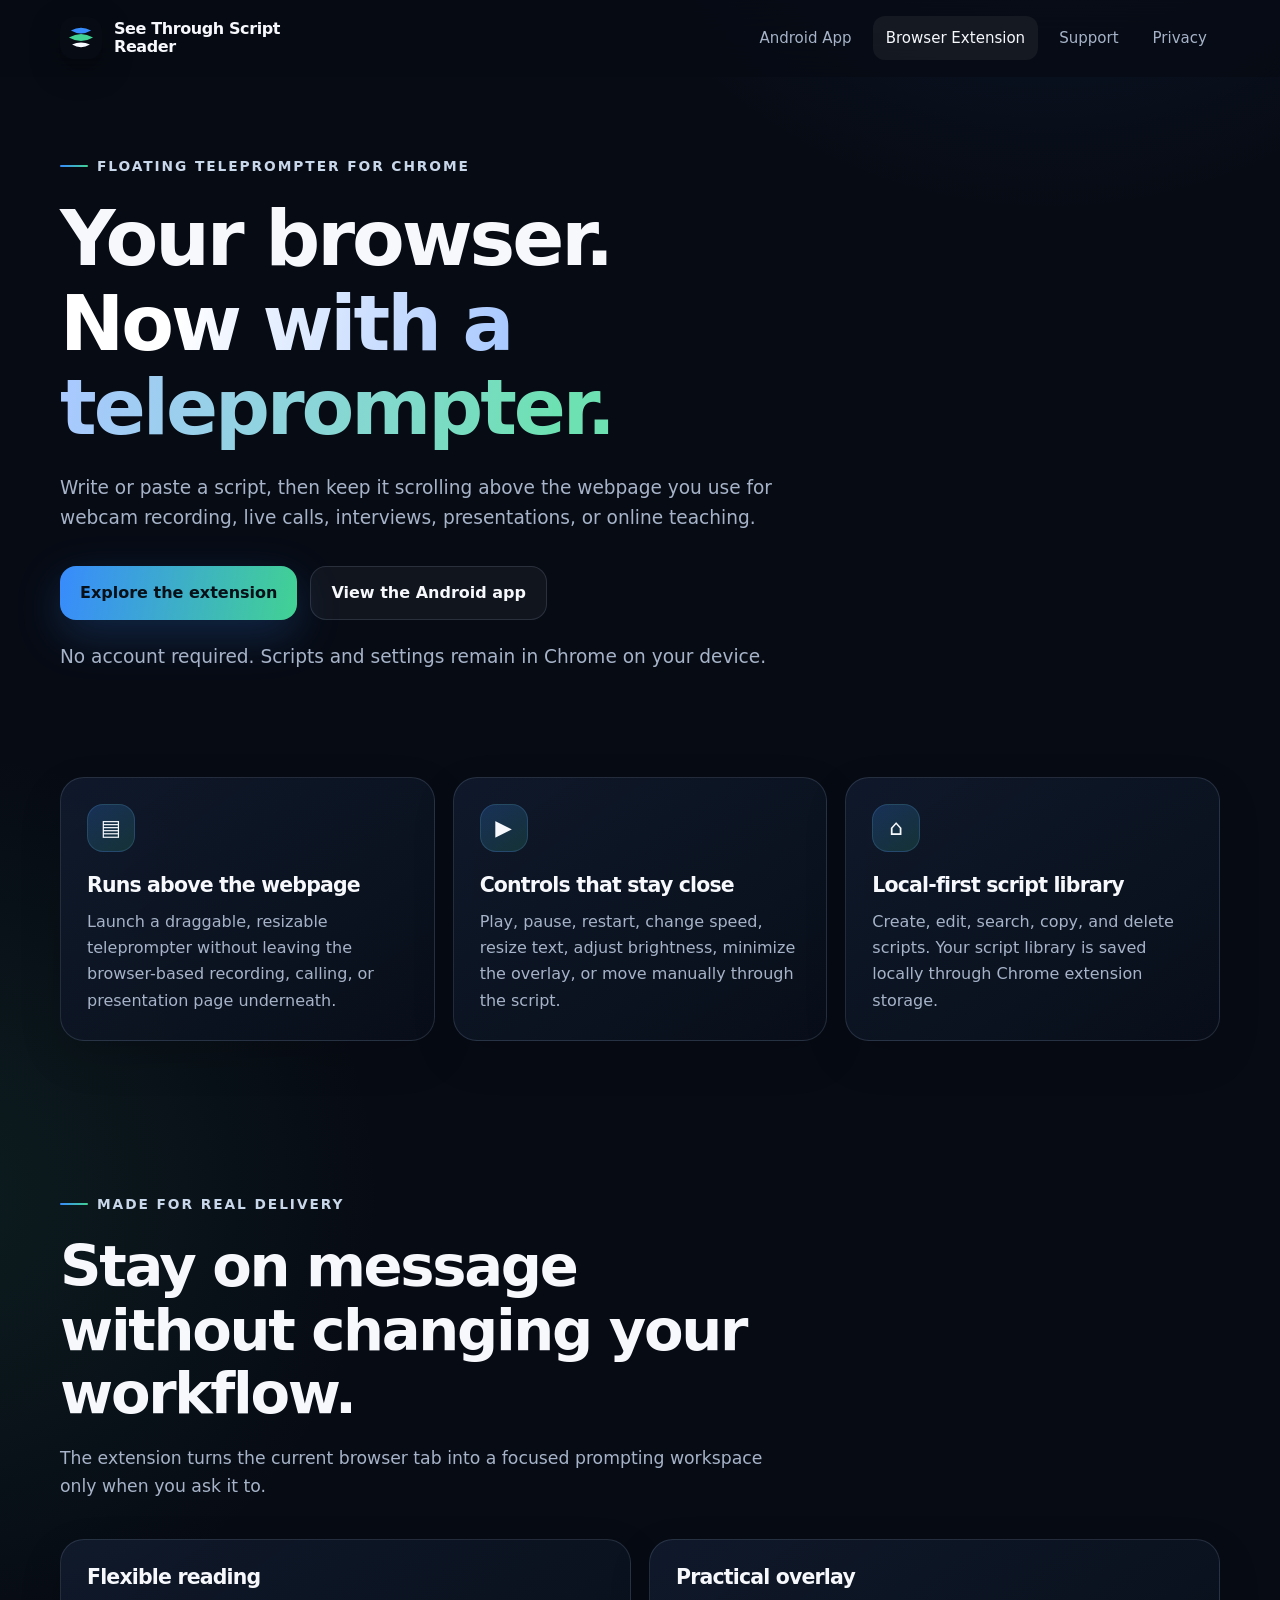
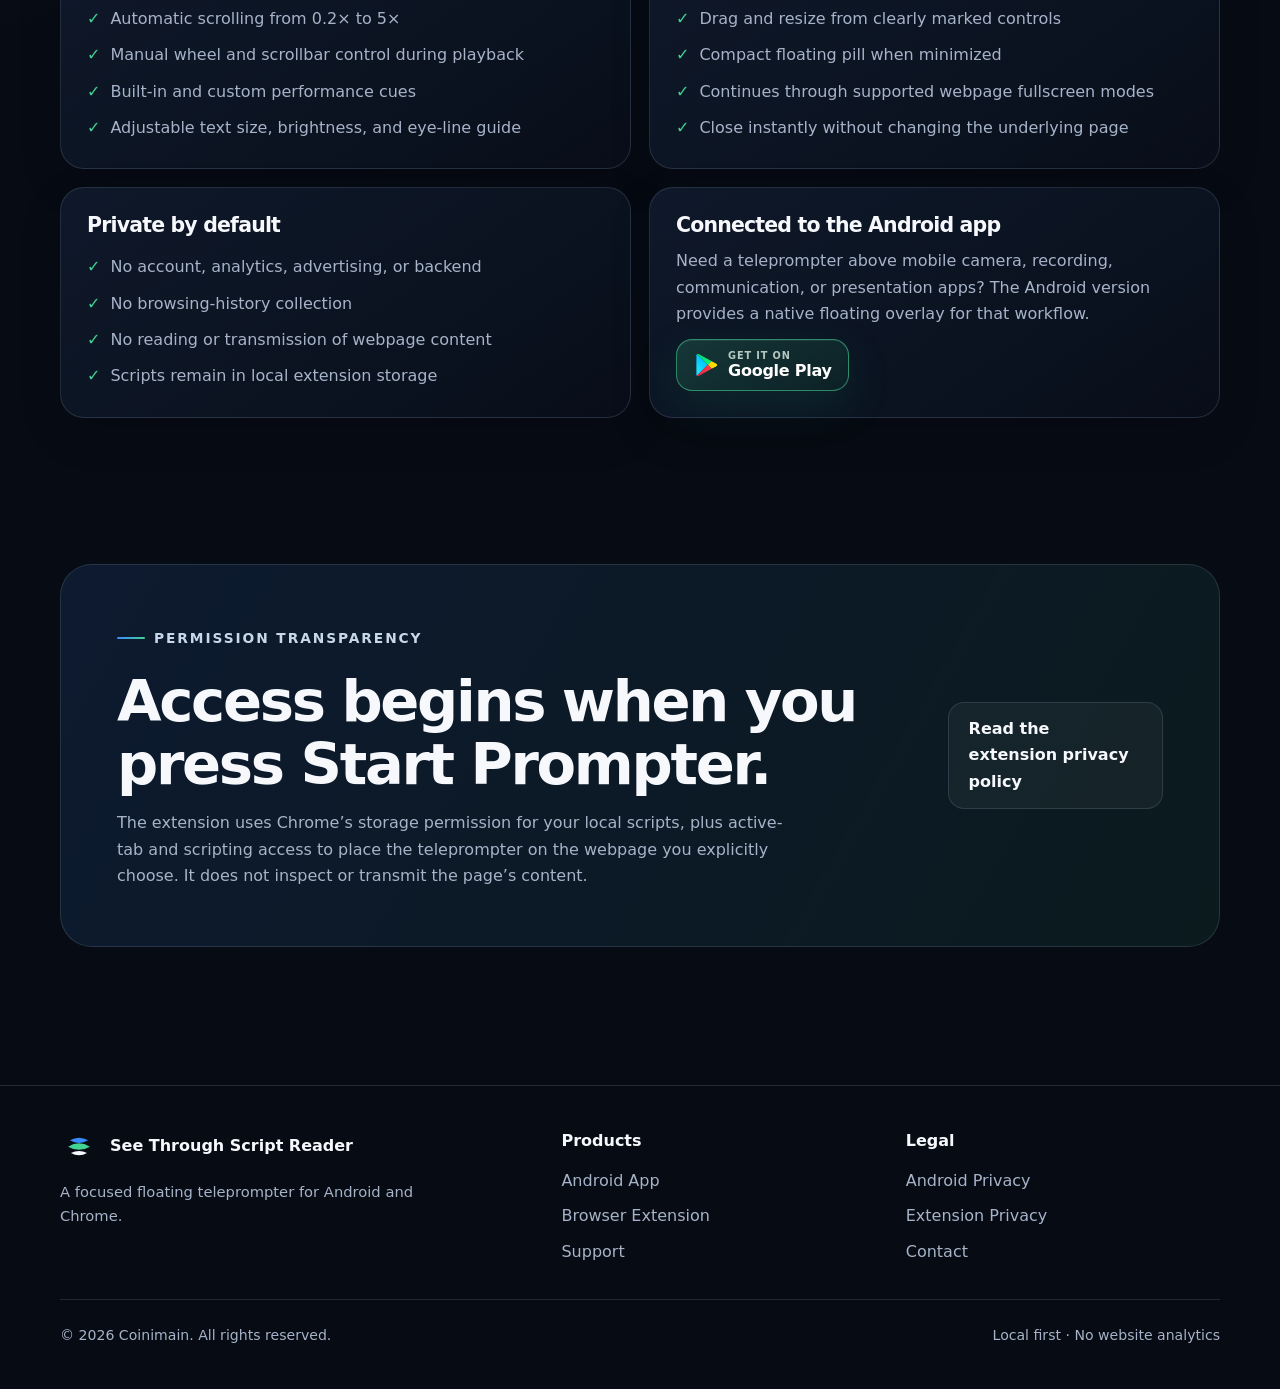
<file: extension.html>
<!doctype html>
<html lang="en">
<head>
  <meta charset="utf-8">
  <meta name="viewport" content="width=device-width, initial-scale=1">
  <title>Browser Extension — See Through Script Reader</title>
  <meta name="description" content="A local-first floating teleprompter for Chrome. Keep your script visible while recording, calling, presenting, or speaking in the browser.">
  <meta name="theme-color" content="#070b14">
  <link rel="canonical" href="https://coinimain.github.io/see-through-script-reader-site/extension.html">
  <meta property="og:title" content="See Through Script Reader for Chrome">
  <meta property="og:description" content="Write your script and run a floating teleprompter above the webpage you are using.">
  <meta property="og:type" content="website">
  <meta property="og:url" content="https://coinimain.github.io/see-through-script-reader-site/extension.html">
  <meta property="og:image" content="https://coinimain.github.io/see-through-script-reader-site/assets/og-image.svg">
  <link rel="icon" href="assets/favicon.svg" type="image/svg+xml">
  <link rel="stylesheet" href="assets/styles.css">
  <script defer src="assets/app.js"></script>
</head>
<body>
<a class="skip-link" href="#main">Skip to content</a>
<header class="site-header">
  <div class="container nav">
    <a class="brand" href="index.html" aria-label="See Through Script Reader home"><img src="assets/logo.svg" alt="" width="42" height="42"><span>See Through Script Reader</span></a>
    <button class="nav-toggle" type="button" aria-label="Open navigation" aria-expanded="false">☰</button>
    <nav class="nav-links" aria-label="Main navigation"><a href="index.html">Android App</a><a href="extension.html" aria-current="page">Browser Extension</a><a href="extension-support.html">Support</a><a href="extension-privacy.html">Privacy</a></nav>
  </div>
</header>

<main id="main">
  <section class="page-hero">
    <div class="container">
      <span class="eyebrow">Floating teleprompter for Chrome</span>
      <h1>Your browser.<br><span class="gradient-text">Now with a teleprompter.</span></h1>
      <p>Write or paste a script, then keep it scrolling above the webpage you use for webcam recording, live calls, interviews, presentations, or online teaching.</p>
      <div class="actions"><a class="button button-primary" href="#features">Explore the extension</a><a class="button button-secondary" href="index.html">View the Android app</a></div>
      <p class="hero-note">No account required. Scripts and settings remain in Chrome on your device.</p>
    </div>
  </section>

  <section id="features" class="section-tight">
    <div class="container grid-3">
      <article class="card"><div class="icon-box">▤</div><h3>Runs above the webpage</h3><p>Launch a draggable, resizable teleprompter without leaving the browser-based recording, calling, or presentation page underneath.</p></article>
      <article class="card"><div class="icon-box">▶</div><h3>Controls that stay close</h3><p>Play, pause, restart, change speed, resize text, adjust brightness, minimize the overlay, or move manually through the script.</p></article>
      <article class="card"><div class="icon-box">⌂</div><h3>Local-first script library</h3><p>Create, edit, search, copy, and delete scripts. Your script library is saved locally through Chrome extension storage.</p></article>
    </div>
  </section>

  <section class="section">
    <div class="container">
      <div class="section-heading"><span class="eyebrow">Made for real delivery</span><h2>Stay on message without changing your workflow.</h2><p>The extension turns the current browser tab into a focused prompting workspace only when you ask it to.</p></div>
      <div class="grid-2">
        <article class="card"><h3>Flexible reading</h3><ul class="feature-list"><li>Automatic scrolling from 0.2× to 5×</li><li>Manual wheel and scrollbar control during playback</li><li>Built-in and custom performance cues</li><li>Adjustable text size, brightness, and eye-line guide</li></ul></article>
        <article class="card"><h3>Practical overlay</h3><ul class="feature-list"><li>Drag and resize from clearly marked controls</li><li>Compact floating pill when minimized</li><li>Continues through supported webpage fullscreen modes</li><li>Close instantly without changing the underlying page</li></ul></article>
        <article class="card"><h3>Private by default</h3><ul class="feature-list"><li>No account, analytics, advertising, or backend</li><li>No browsing-history collection</li><li>No reading or transmission of webpage content</li><li>Scripts remain in local extension storage</li></ul></article>
        <article class="card">
          <h3>Connected to the Android app</h3>
          <p>Need a teleprompter above mobile camera, recording, communication, or presentation apps? The Android version provides a native floating overlay for that workflow.</p>
          <p>
            <a class="google-play-badge"
               href="https://play.google.com/store/apps/details?id=com.countdtd.seethroughscriptreader"
               target="_blank"
               rel="noopener"
               aria-label="Get See Through Script Reader on Google Play">
              <img src="assets/google-play.svg" alt="" width="28" height="28">
              <span class="google-play-copy">
                <span class="google-play-kicker">GET IT ON</span>
                <span class="google-play-name">Google Play</span>
              </span>
            </a>
          </p>
        </article>
      </div>
    </div>
  </section>

  <section class="section-tight">
    <div class="container callout"><div class="callout-inner"><div><span class="eyebrow">Permission transparency</span><h2>Access begins when you press Start Prompter.</h2><p>The extension uses Chrome’s storage permission for your local scripts, plus active-tab and scripting access to place the teleprompter on the webpage you explicitly choose. It does not inspect or transmit the page’s content.</p></div><a class="button button-secondary" href="extension-privacy.html">Read the extension privacy policy</a></div></div>
  </section>
</main>

<footer class="site-footer"><div class="container"><div class="footer-grid"><div><div class="footer-brand"><img src="assets/logo.svg" alt="" width="38" height="38"><span>See Through Script Reader</span></div><p class="footer-copy">A focused floating teleprompter for Android and Chrome.</p></div><div class="footer-links"><strong>Products</strong><a href="index.html">Android App</a><a href="extension.html">Browser Extension</a><a href="support.html">Support</a></div><div class="footer-links"><strong>Legal</strong><a href="privacy.html">Android Privacy</a><a href="extension-privacy.html">Extension Privacy</a><a href="mailto:contact.countdowntodo+scriptreader@gmail.com">Contact</a></div></div><div class="footer-bottom"><span>© <span data-year></span> Coinimain. All rights reserved.</span><span>Local first · No website analytics</span></div></div></footer>
</body>
</html>
</file>
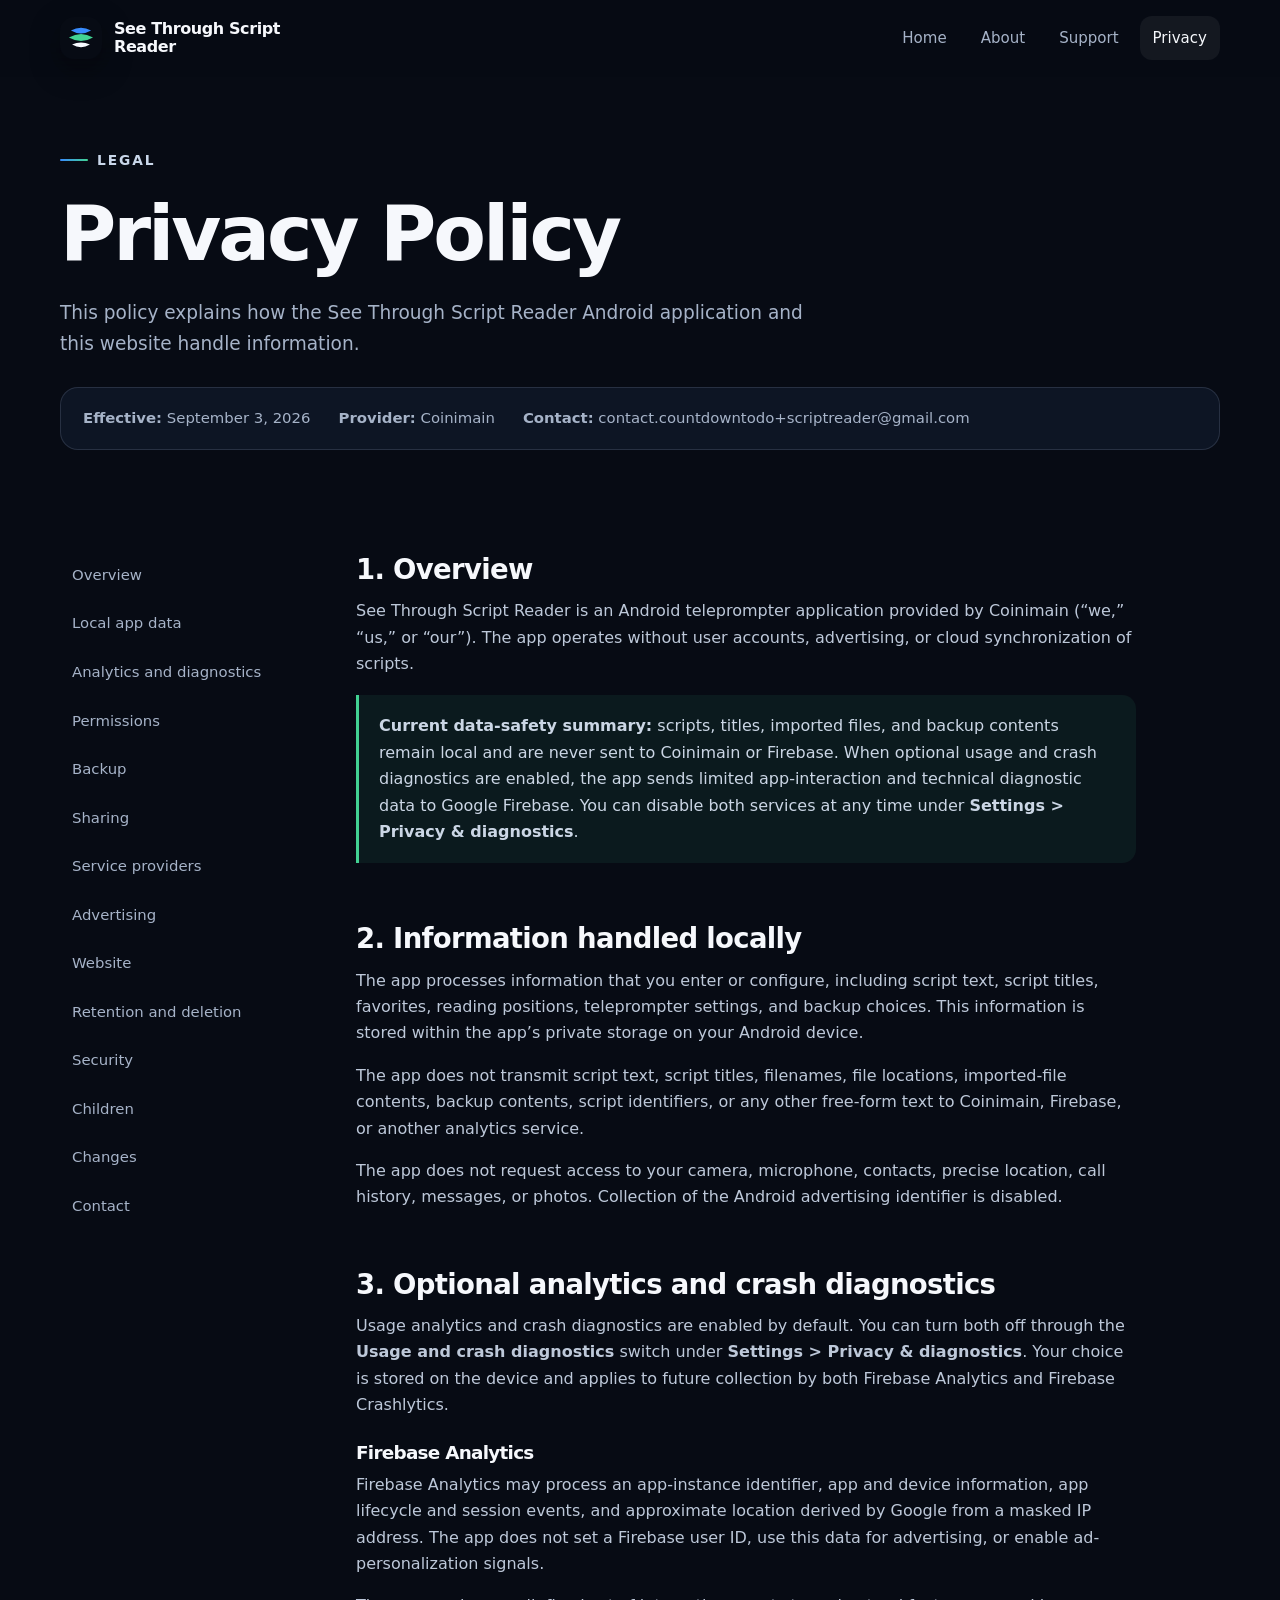
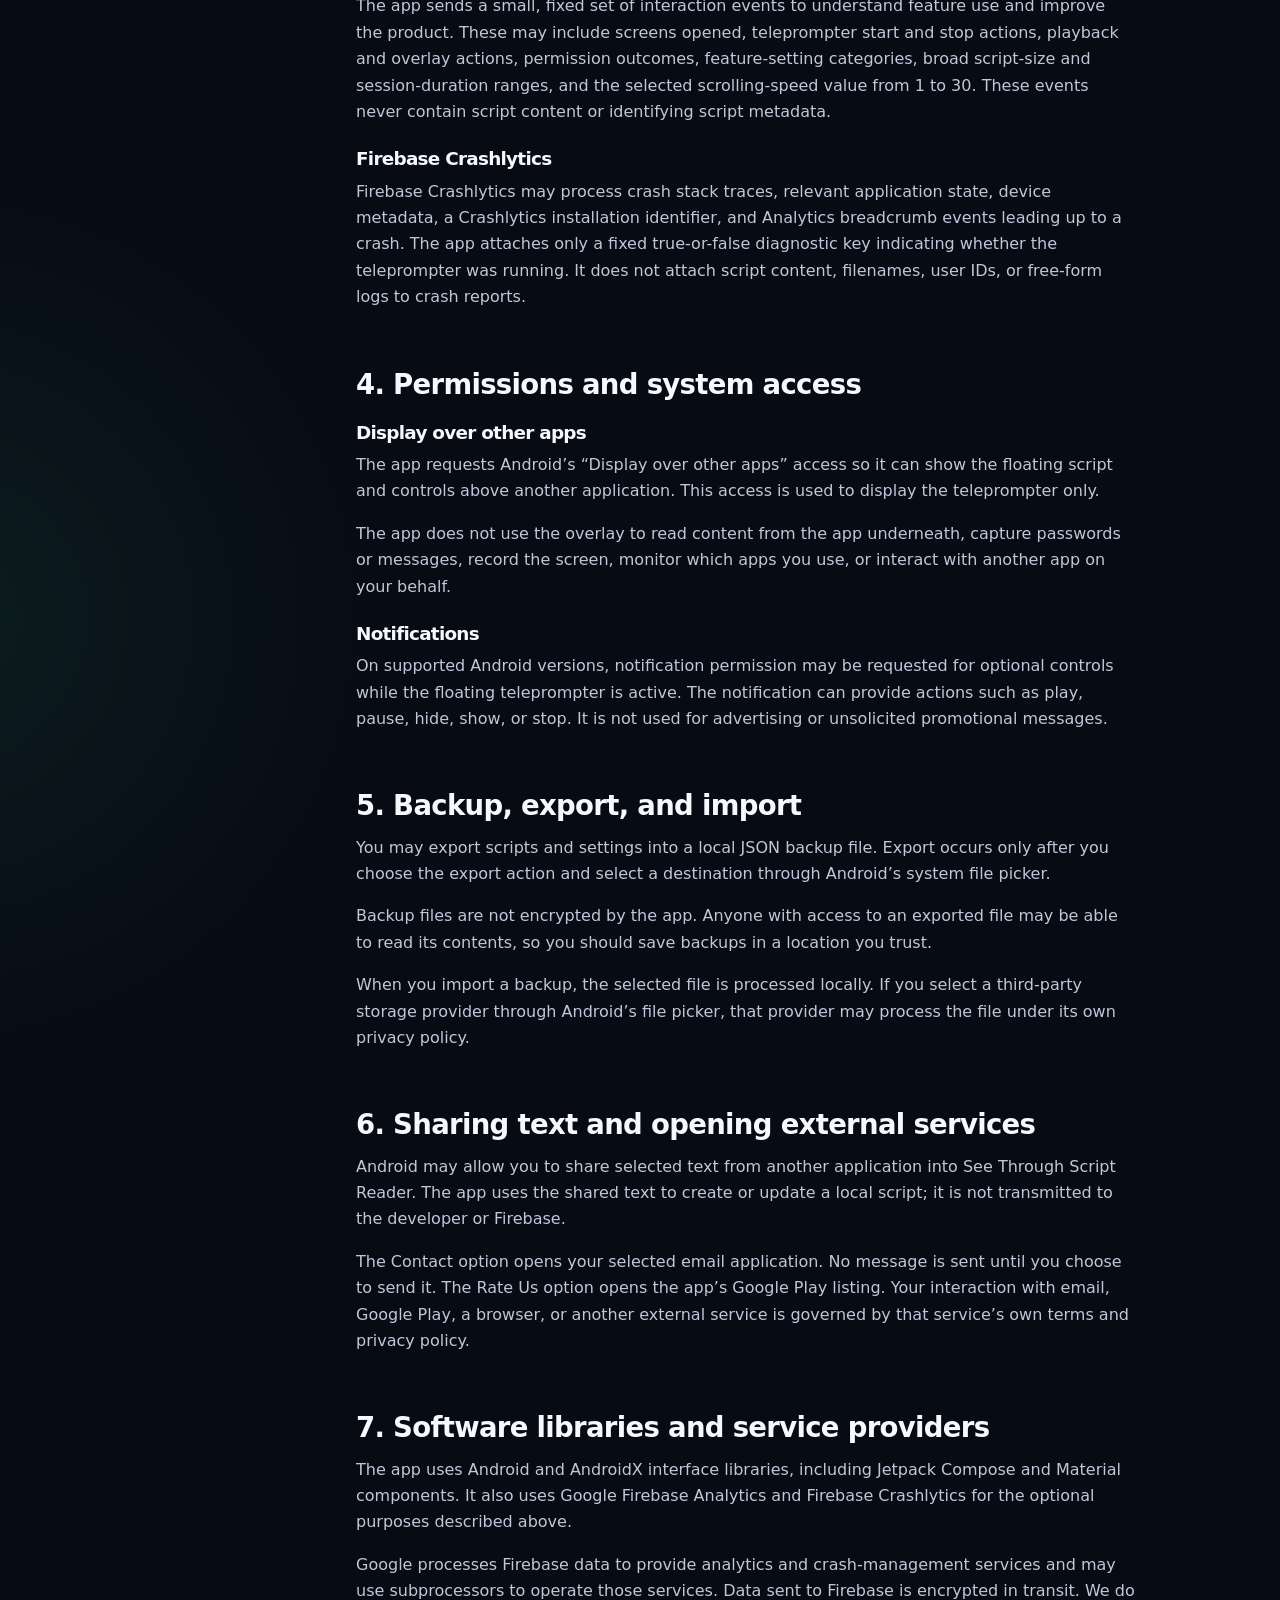
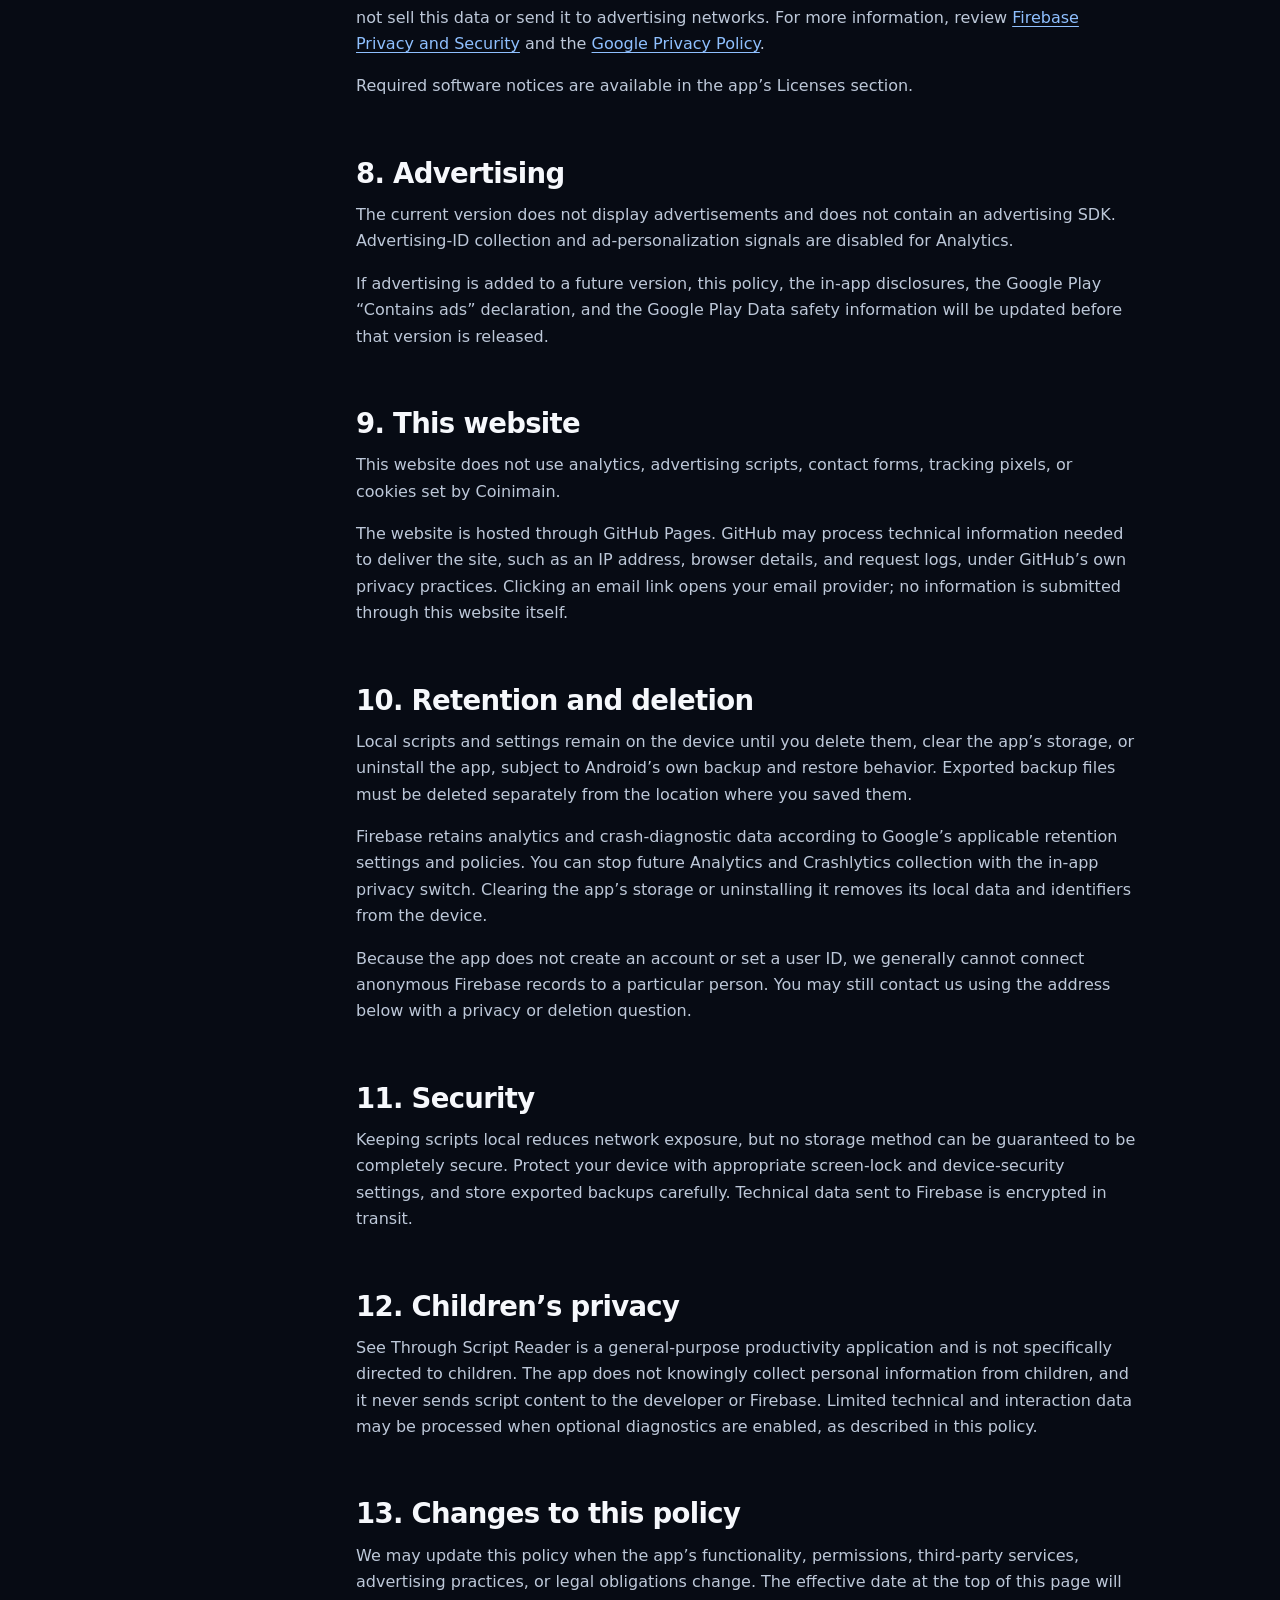
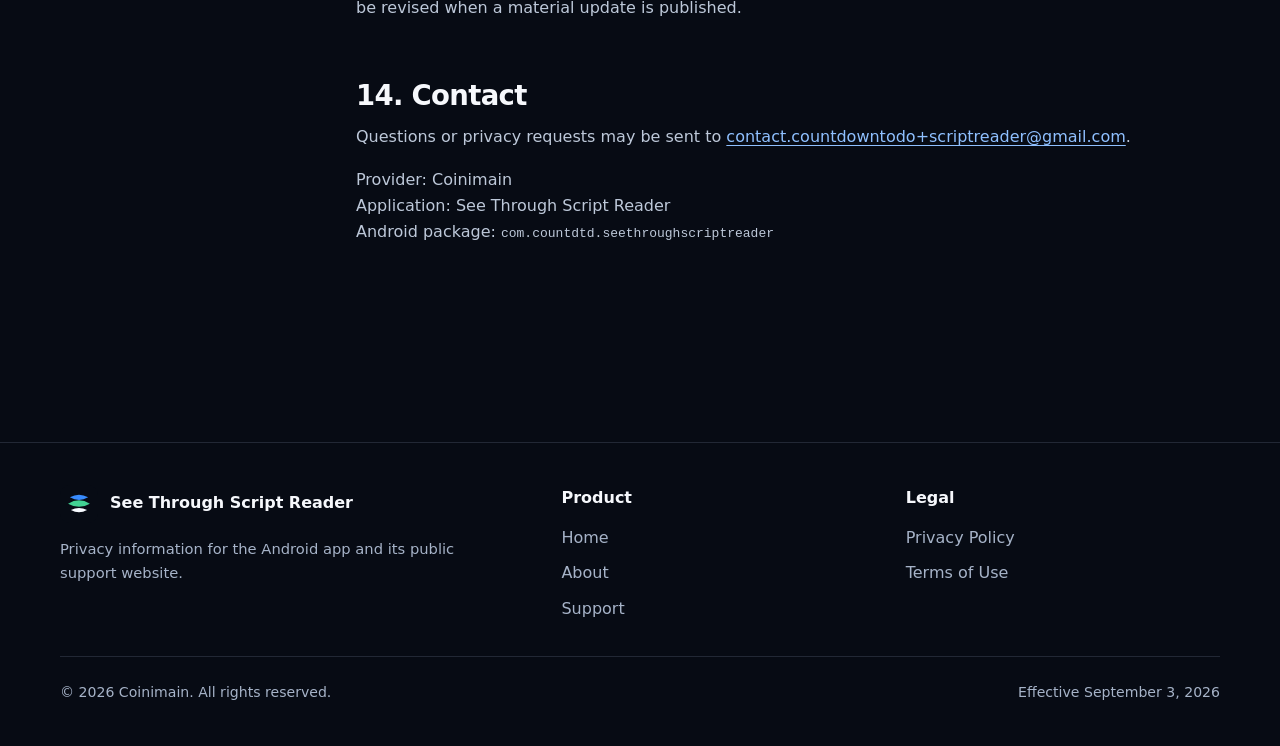
<file: privacy.html>
<html lang="en">
<head>
  <meta charset="utf-8"><meta name="viewport" content="width=device-width, initial-scale=1">
  <title>Privacy Policy — See Through Script Reader</title>
  <meta name="description" content="Privacy Policy for the See Through Script Reader Android application, including Firebase Analytics and Crashlytics, and its website.">
  <meta name="theme-color" content="#070b14">
  <link rel="canonical" href="https://coinimain.github.io/see-through-script-reader-site/privacy.html">
  <link rel="icon" href="assets/favicon.svg" type="image/svg+xml"><link rel="stylesheet" href="assets/styles.css"><script defer src="assets/app.js"></script>
</head>
<body>
<a class="skip-link" href="#main">Skip to content</a>
<header class="site-header"><div class="container nav"><a class="brand" href="index.html"><img src="assets/logo.svg" alt="" width="42" height="42"><span>See Through Script Reader</span></a><button class="nav-toggle" type="button" aria-label="Open navigation" aria-expanded="false">☰</button><nav class="nav-links" aria-label="Main navigation"><a href="index.html">Home</a><a href="about.html">About</a><a href="support.html">Support</a><a href="privacy.html" aria-current="page">Privacy</a></nav></div></header>
<main id="main">
  <section class="page-hero"><div class="container"><span class="eyebrow">Legal</span><h1>Privacy Policy</h1><p>This policy explains how the See Through Script Reader Android application and this website handle information.</p><div class="meta-card"><span><strong>Effective:</strong> September 3, 2026</span><span><strong>Provider:</strong> Coinimain</span><span><strong>Contact:</strong> contact.countdowntodo+scriptreader@gmail.com</span></div></div></section>
  <section class="section-tight"><div class="container content-layout">
    <nav class="side-nav" aria-label="Privacy policy sections"><a href="#overview">Overview</a><a href="#app-data">Local app data</a><a href="#analytics">Analytics and diagnostics</a><a href="#permissions">Permissions</a><a href="#backup">Backup</a><a href="#sharing">Sharing</a><a href="#providers">Service providers</a><a href="#ads">Advertising</a><a href="#website">Website</a><a href="#retention">Retention and deletion</a><a href="#security">Security</a><a href="#children">Children</a><a href="#changes">Changes</a><a href="#contact">Contact</a></nav>
    <article class="prose">
      <section id="overview"><h2>1. Overview</h2><p>See Through Script Reader is an Android teleprompter application provided by Coinimain (“we,” “us,” or “our”). The app operates without user accounts, advertising, or cloud synchronization of scripts.</p><div class="notice"><strong>Current data-safety summary:</strong> scripts, titles, imported files, and backup contents remain local and are never sent to Coinimain or Firebase. When optional usage and crash diagnostics are enabled, the app sends limited app-interaction and technical diagnostic data to Google Firebase. You can disable both services at any time under <strong>Settings &gt; Privacy &amp; diagnostics</strong>.</div></section>
      <section id="app-data"><h2>2. Information handled locally</h2><p>The app processes information that you enter or configure, including script text, script titles, favorites, reading positions, teleprompter settings, and backup choices. This information is stored within the app’s private storage on your Android device.</p><p>The app does not transmit script text, script titles, filenames, file locations, imported-file contents, backup contents, script identifiers, or any other free-form text to Coinimain, Firebase, or another analytics service.</p><p>The app does not request access to your camera, microphone, contacts, precise location, call history, messages, or photos. Collection of the Android advertising identifier is disabled.</p></section>
      <section id="analytics"><h2>3. Optional analytics and crash diagnostics</h2><p>Usage analytics and crash diagnostics are enabled by default. You can turn both off through the <strong>Usage and crash diagnostics</strong> switch under <strong>Settings &gt; Privacy &amp; diagnostics</strong>. Your choice is stored on the device and applies to future collection by both Firebase Analytics and Firebase Crashlytics.</p><h3>Firebase Analytics</h3><p>Firebase Analytics may process an app-instance identifier, app and device information, app lifecycle and session events, and approximate location derived by Google from a masked IP address. The app does not set a Firebase user ID, use this data for advertising, or enable ad-personalization signals.</p><p>The app sends a small, fixed set of interaction events to understand feature use and improve the product. These may include screens opened, teleprompter start and stop actions, playback and overlay actions, permission outcomes, feature-setting categories, broad script-size and session-duration ranges, and the selected scrolling-speed value from 1 to 30. These events never contain script content or identifying script metadata.</p><h3>Firebase Crashlytics</h3><p>Firebase Crashlytics may process crash stack traces, relevant application state, device metadata, a Crashlytics installation identifier, and Analytics breadcrumb events leading up to a crash. The app attaches only a fixed true-or-false diagnostic key indicating whether the teleprompter was running. It does not attach script content, filenames, user IDs, or free-form logs to crash reports.</p></section>
      <section id="permissions"><h2>4. Permissions and system access</h2><h3>Display over other apps</h3><p>The app requests Android’s “Display over other apps” access so it can show the floating script and controls above another application. This access is used to display the teleprompter only.</p><p>The app does not use the overlay to read content from the app underneath, capture passwords or messages, record the screen, monitor which apps you use, or interact with another app on your behalf.</p><h3>Notifications</h3><p>On supported Android versions, notification permission may be requested for optional controls while the floating teleprompter is active. The notification can provide actions such as play, pause, hide, show, or stop. It is not used for advertising or unsolicited promotional messages.</p></section>
      <section id="backup"><h2>5. Backup, export, and import</h2><p>You may export scripts and settings into a local JSON backup file. Export occurs only after you choose the export action and select a destination through Android’s system file picker.</p><p>Backup files are not encrypted by the app. Anyone with access to an exported file may be able to read its contents, so you should save backups in a location you trust.</p><p>When you import a backup, the selected file is processed locally. If you select a third-party storage provider through Android’s file picker, that provider may process the file under its own privacy policy.</p></section>
      <section id="sharing"><h2>6. Sharing text and opening external services</h2><p>Android may allow you to share selected text from another application into See Through Script Reader. The app uses the shared text to create or update a local script; it is not transmitted to the developer or Firebase.</p><p>The Contact option opens your selected email application. No message is sent until you choose to send it. The Rate Us option opens the app’s Google Play listing. Your interaction with email, Google Play, a browser, or another external service is governed by that service’s own terms and privacy policy.</p></section>
      <section id="providers"><h2>7. Software libraries and service providers</h2><p>The app uses Android and AndroidX interface libraries, including Jetpack Compose and Material components. It also uses Google Firebase Analytics and Firebase Crashlytics for the optional purposes described above.</p><p>Google processes Firebase data to provide analytics and crash-management services and may use subprocessors to operate those services. Data sent to Firebase is encrypted in transit. We do not sell this data or send it to advertising networks. For more information, review <a href="https://firebase.google.com/support/privacy">Firebase Privacy and Security</a> and the <a href="https://policies.google.com/privacy">Google Privacy Policy</a>.</p><p>Required software notices are available in the app’s Licenses section.</p></section>
      <section id="ads"><h2>8. Advertising</h2><p>The current version does not display advertisements and does not contain an advertising SDK. Advertising-ID collection and ad-personalization signals are disabled for Analytics.</p><p>If advertising is added to a future version, this policy, the in-app disclosures, the Google Play “Contains ads” declaration, and the Google Play Data safety information will be updated before that version is released.</p></section>
      <section id="website"><h2>9. This website</h2><p>This website does not use analytics, advertising scripts, contact forms, tracking pixels, or cookies set by Coinimain.</p><p>The website is hosted through GitHub Pages. GitHub may process technical information needed to deliver the site, such as an IP address, browser details, and request logs, under GitHub’s own privacy practices. Clicking an email link opens your email provider; no information is submitted through this website itself.</p></section>
      <section id="retention"><h2>10. Retention and deletion</h2><p>Local scripts and settings remain on the device until you delete them, clear the app’s storage, or uninstall the app, subject to Android’s own backup and restore behavior. Exported backup files must be deleted separately from the location where you saved them.</p><p>Firebase retains analytics and crash-diagnostic data according to Google’s applicable retention settings and policies. You can stop future Analytics and Crashlytics collection with the in-app privacy switch. Clearing the app’s storage or uninstalling it removes its local data and identifiers from the device.</p><p>Because the app does not create an account or set a user ID, we generally cannot connect anonymous Firebase records to a particular person. You may still contact us using the address below with a privacy or deletion question.</p></section>
      <section id="security"><h2>11. Security</h2><p>Keeping scripts local reduces network exposure, but no storage method can be guaranteed to be completely secure. Protect your device with appropriate screen-lock and device-security settings, and store exported backups carefully. Technical data sent to Firebase is encrypted in transit.</p></section>
      <section id="children"><h2>12. Children’s privacy</h2><p>See Through Script Reader is a general-purpose productivity application and is not specifically directed to children. The app does not knowingly collect personal information from children, and it never sends script content to the developer or Firebase. Limited technical and interaction data may be processed when optional diagnostics are enabled, as described in this policy.</p></section>
      <section id="changes"><h2>13. Changes to this policy</h2><p>We may update this policy when the app’s functionality, permissions, third-party services, advertising practices, or legal obligations change. The effective date at the top of this page will be revised when a material update is published.</p></section>
      <section id="contact"><h2>14. Contact</h2><p>Questions or privacy requests may be sent to <a href="mailto:contact.countdowntodo+scriptreader@gmail.com">contact.countdowntodo+scriptreader@gmail.com</a>.</p><p>Provider: Coinimain<br>Application: See Through Script Reader<br>Android package: <code>com.countdtd.seethroughscriptreader</code></p></section>
    </article>
  </div></section>
</main>
<footer class="site-footer"><div class="container"><div class="footer-grid"><div><div class="footer-brand"><img src="assets/logo.svg" alt=""><span>See Through Script Reader</span></div><p class="footer-copy">Privacy information for the Android app and its public support website.</p></div><div class="footer-links"><strong>Product</strong><a href="index.html">Home</a><a href="about.html">About</a><a href="support.html">Support</a></div><div class="footer-links"><strong>Legal</strong><a href="privacy.html">Privacy Policy</a><a href="terms.html">Terms of Use</a></div></div><div class="footer-bottom"><span>© <span data-year></span> Coinimain. All rights reserved.</span><span>Effective September 3, 2026</span></div></div></footer>
</body></html>
</file>
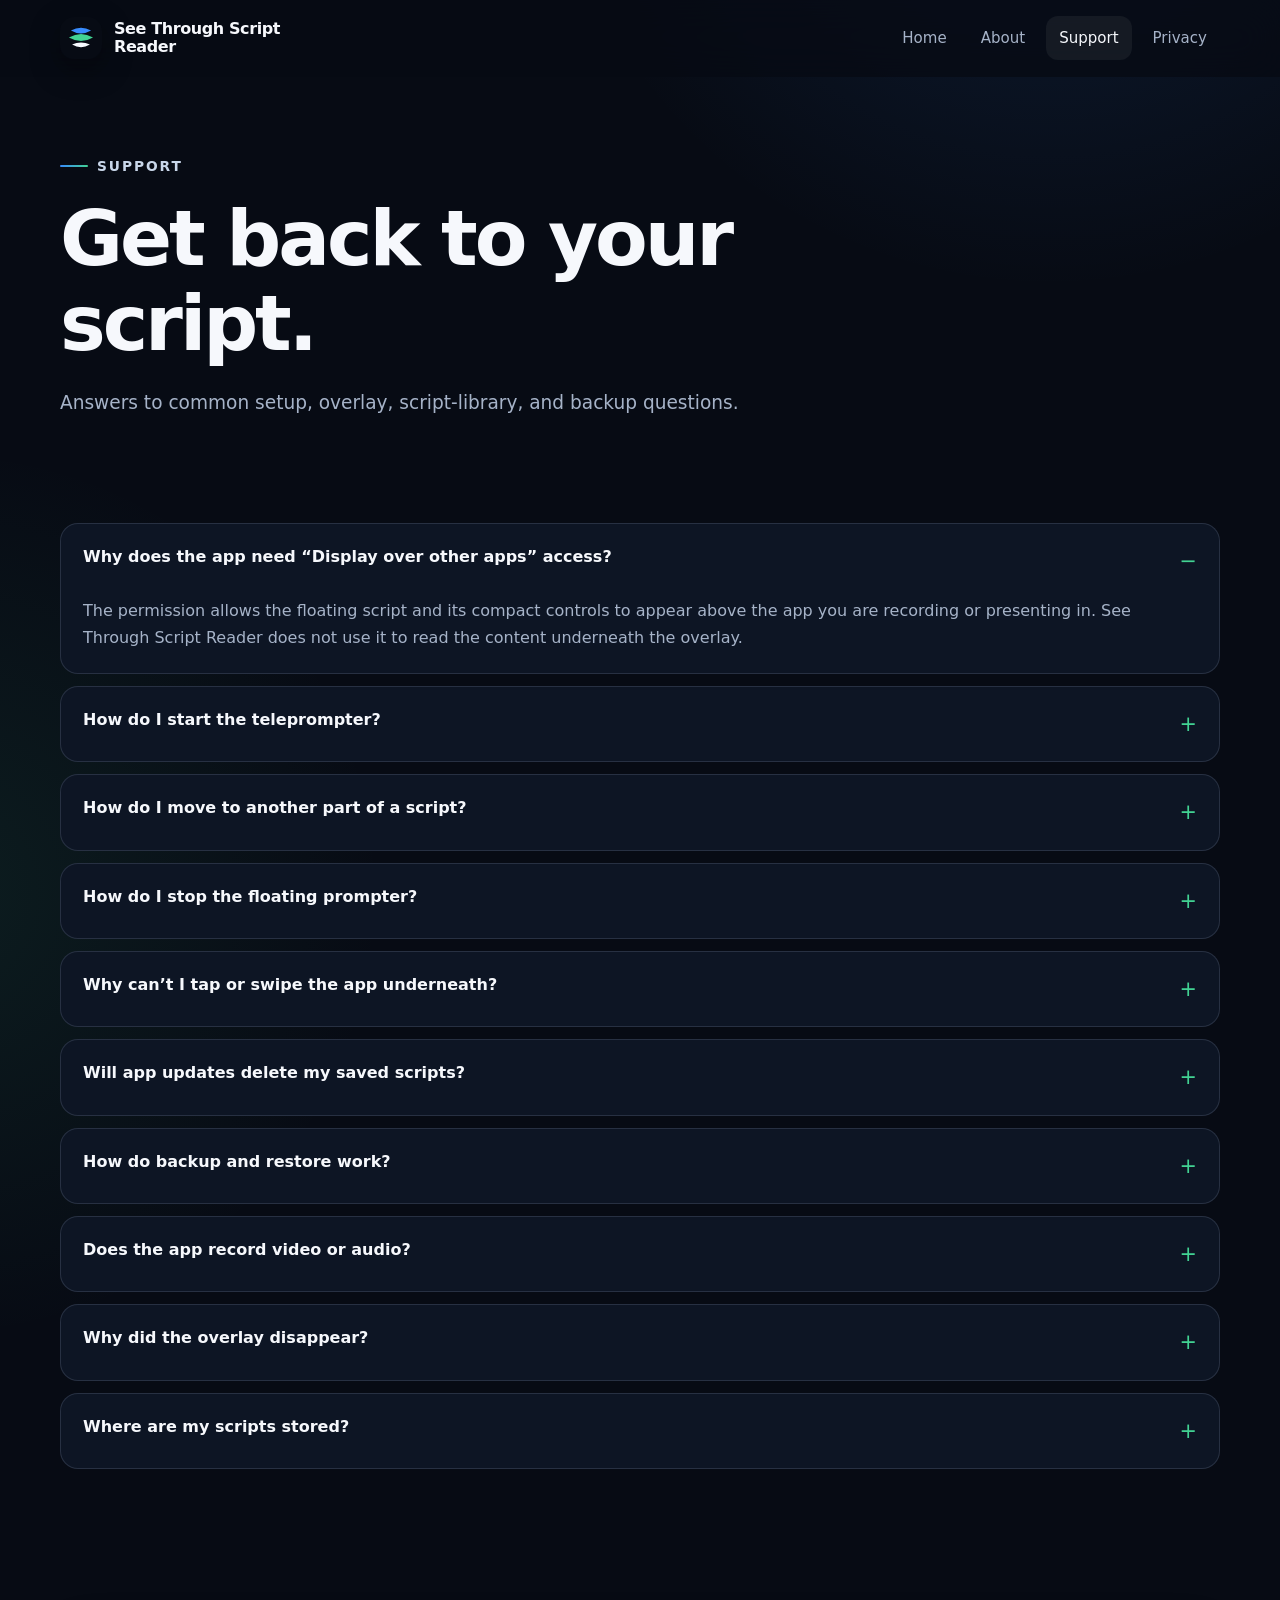
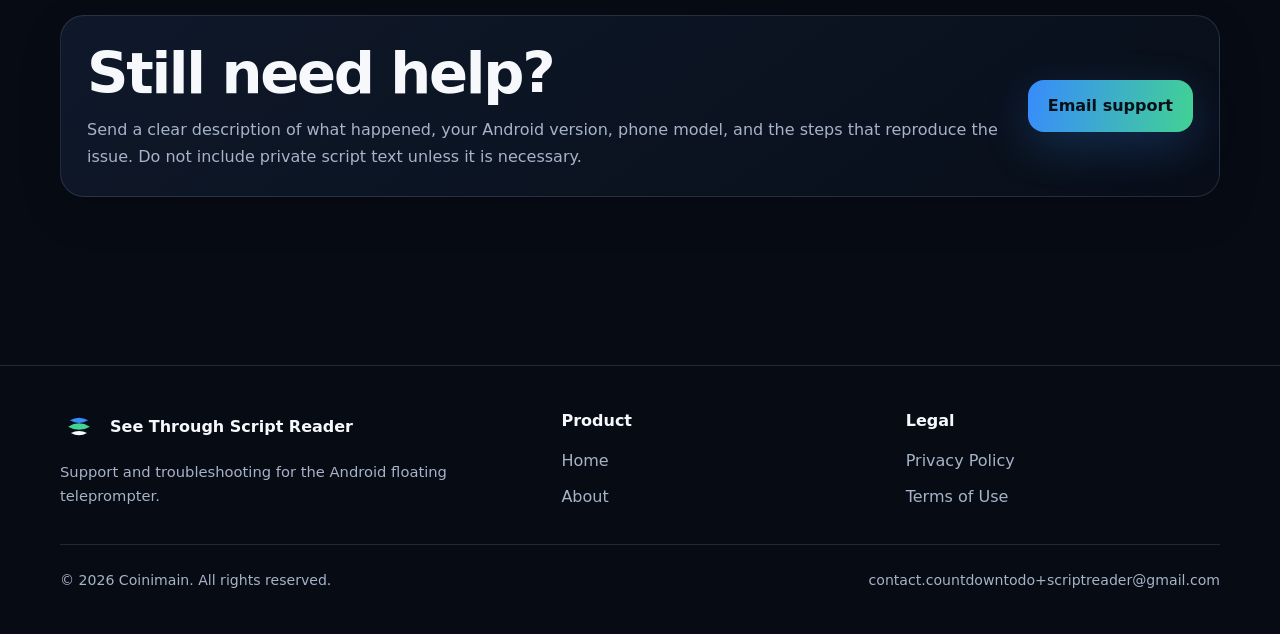
<file: support.html>
<!doctype html>
<html lang="en">
<head>
  <meta charset="utf-8"><meta name="viewport" content="width=device-width, initial-scale=1">
  <title>Support — See Through Script Reader</title>
  <meta name="description" content="Help, troubleshooting, backup guidance, and contact information for See Through Script Reader.">
  <meta name="theme-color" content="#070b14"><link rel="canonical" href="https://coinimain.github.io/see-through-script-reader-site/support.html">
  <link rel="icon" href="assets/favicon.svg" type="image/svg+xml"><link rel="stylesheet" href="assets/styles.css"><script defer src="assets/app.js"></script>
</head>
<body>
<a class="skip-link" href="#main">Skip to content</a>
<header class="site-header"><div class="container nav"><a class="brand" href="index.html"><img src="assets/logo.svg" alt="" width="42" height="42"><span>See Through Script Reader</span></a><button class="nav-toggle" type="button" aria-label="Open navigation" aria-expanded="false">☰</button><nav class="nav-links" aria-label="Main navigation"><a href="index.html">Home</a><a href="about.html">About</a><a href="support.html" aria-current="page">Support</a><a href="privacy.html">Privacy</a></nav></div></header>
<main id="main">
  <section class="page-hero"><div class="container"><span class="eyebrow">Support</span><h1>Get back to your script.</h1><p>Answers to common setup, overlay, script-library, and backup questions.</p></div></section>
  <section class="section-tight"><div class="container">
    <div class="faq">
      <details open><summary>Why does the app need “Display over other apps” access?</summary><p>The permission allows the floating script and its compact controls to appear above the app you are recording or presenting in. See Through Script Reader does not use it to read the content underneath the overlay.</p></details>
      <details><summary>How do I start the teleprompter?</summary><p>Open or create a script, tap Start Prompter, then switch to the app you plan to use. Tap the ✦ Script pill to open the floating controls.</p></details>
      <details><summary>How do I move to another part of a script?</summary><p>Open the floating controls and use the Script position slider, Earlier, Later, or Top. Manual movement pauses automatic scrolling so you can resume from the exact place you choose.</p></details>
      <details><summary>How do I stop the floating prompter?</summary><p>Drag the ✦ Script pill toward the bottom dismiss target and release it over the X. You can also choose Stop prompter from the floating controls or use the in-app stop option.</p></details>
      <details><summary>Why can’t I tap or swipe the app underneath?</summary><p>Use a narrower prompter width or leave gesture-safe side margins in Settings. The script layer is designed to pass touches through, but Android may treat highly opaque overlays differently on some devices.</p></details>
      <details><summary>Will app updates delete my saved scripts?</summary><p>A normal update installed over the existing app should preserve private app data. Scripts may be removed if you uninstall the app first, clear its storage, or install a differently signed build. Export a backup before major changes or moving to another phone.</p></details>
      <details><summary>How do backup and restore work?</summary><p>Settings includes Export backup and Import backup. Export creates a readable JSON file containing your scripts and selected settings. Import can merge scripts or restore the backup. Store the file somewhere you trust.</p></details>
      <details><summary>Does the app record video or audio?</summary><p>No. The current product is a teleprompter overlay and does not request camera or microphone access. You continue using the recording app you prefer.</p></details>
      <details><summary>Why did the overlay disappear?</summary><p>Confirm that Display over other apps access is still enabled. Some phones may stop background work aggressively; reopening See Through Script Reader and starting the prompter again should restore it. Keeping optional notification controls enabled may also help keep the active service visible.</p></details>
      <details><summary>Where are my scripts stored?</summary><p>Scripts are stored in the app’s private area on your phone. They are not visible as ordinary files unless you deliberately export a backup.</p></details>
    </div>
  </div></section>
  <section class="section"><div class="container card contact-card"><div><h2>Still need help?</h2><p>Send a clear description of what happened, your Android version, phone model, and the steps that reproduce the issue. Do not include private script text unless it is necessary.</p></div><a class="button button-primary" href="mailto:contact.countdowntodo+scriptreader@gmail.com?subject=See%20Through%20Script%20Reader%20Support">Email support</a></div></section>
</main>
<footer class="site-footer"><div class="container"><div class="footer-grid"><div><div class="footer-brand"><img src="assets/logo.svg" alt=""><span>See Through Script Reader</span></div><p class="footer-copy">Support and troubleshooting for the Android floating teleprompter.</p></div><div class="footer-links"><strong>Product</strong><a href="index.html">Home</a><a href="about.html">About</a></div><div class="footer-links"><strong>Legal</strong><a href="privacy.html">Privacy Policy</a><a href="terms.html">Terms of Use</a></div></div><div class="footer-bottom"><span>© <span data-year></span> Coinimain. All rights reserved.</span><span>contact.countdowntodo+scriptreader@gmail.com</span></div></div></footer>
</body></html>
</file>
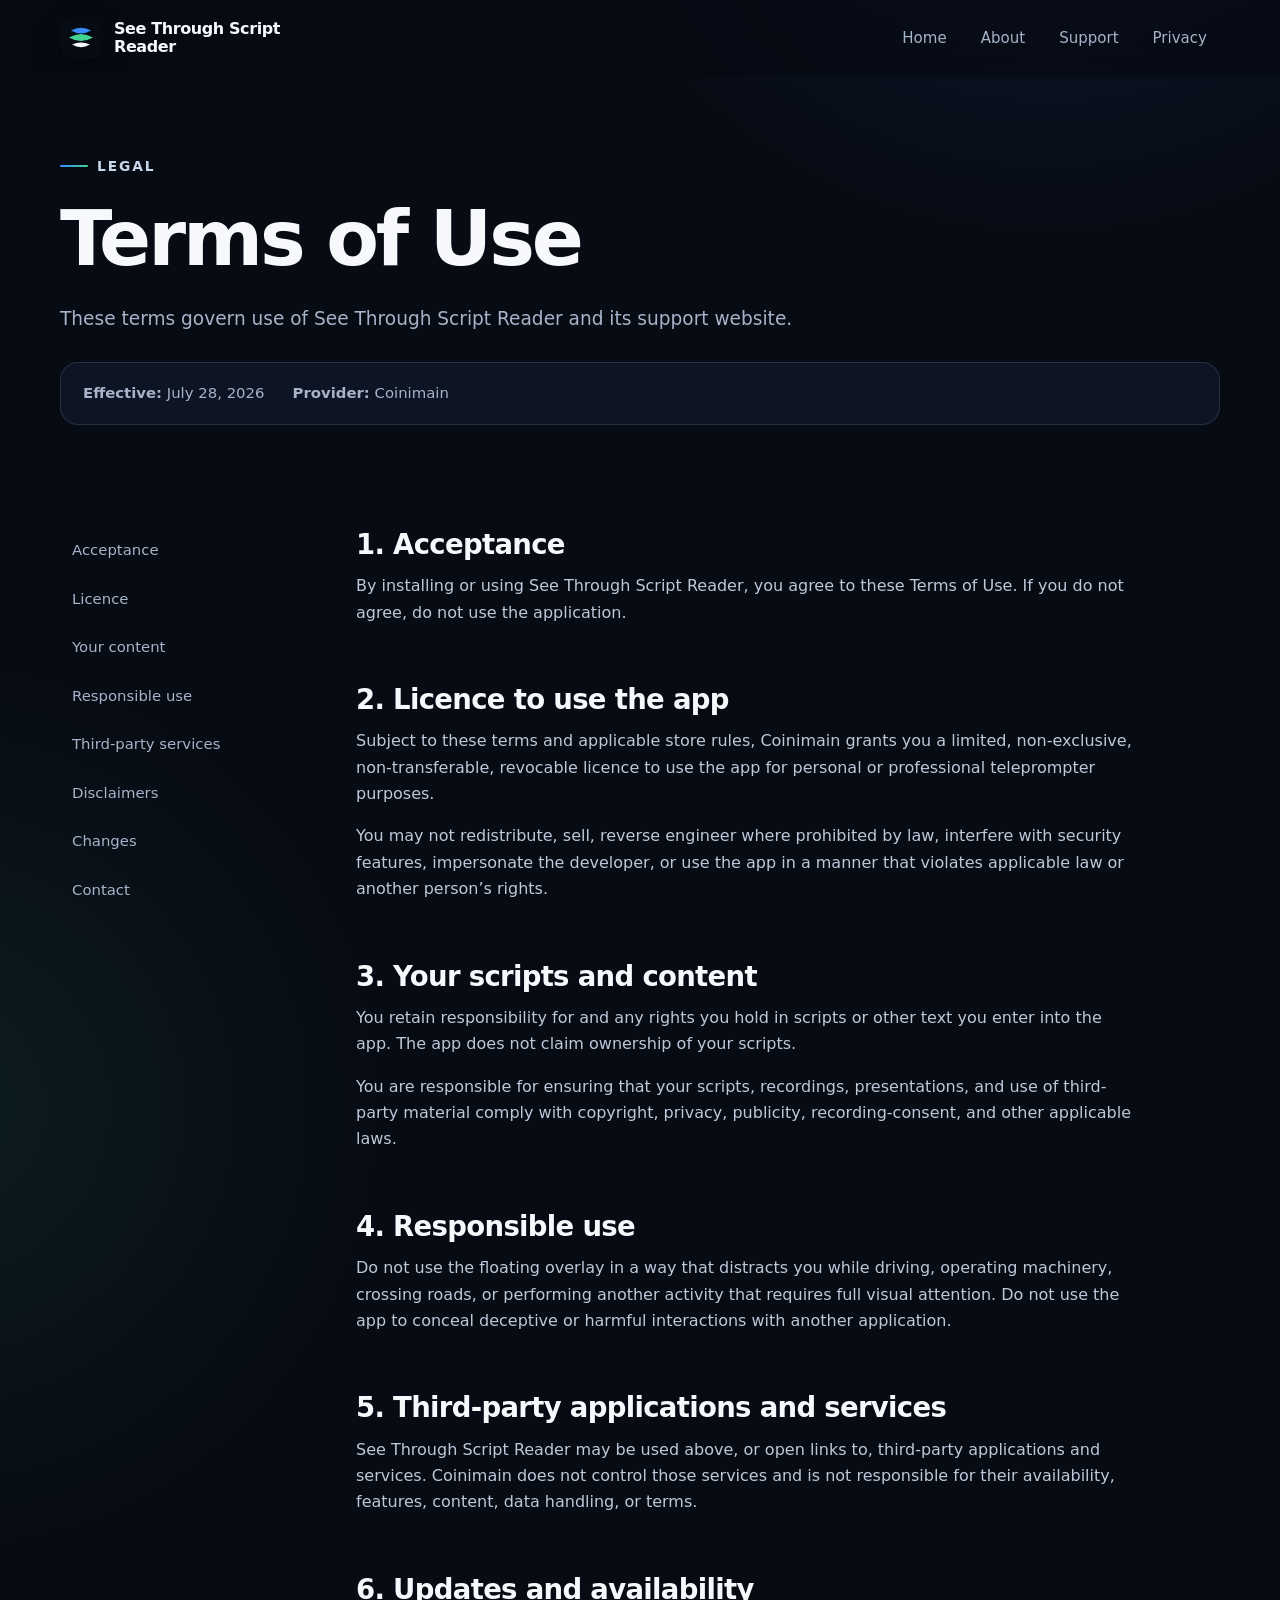
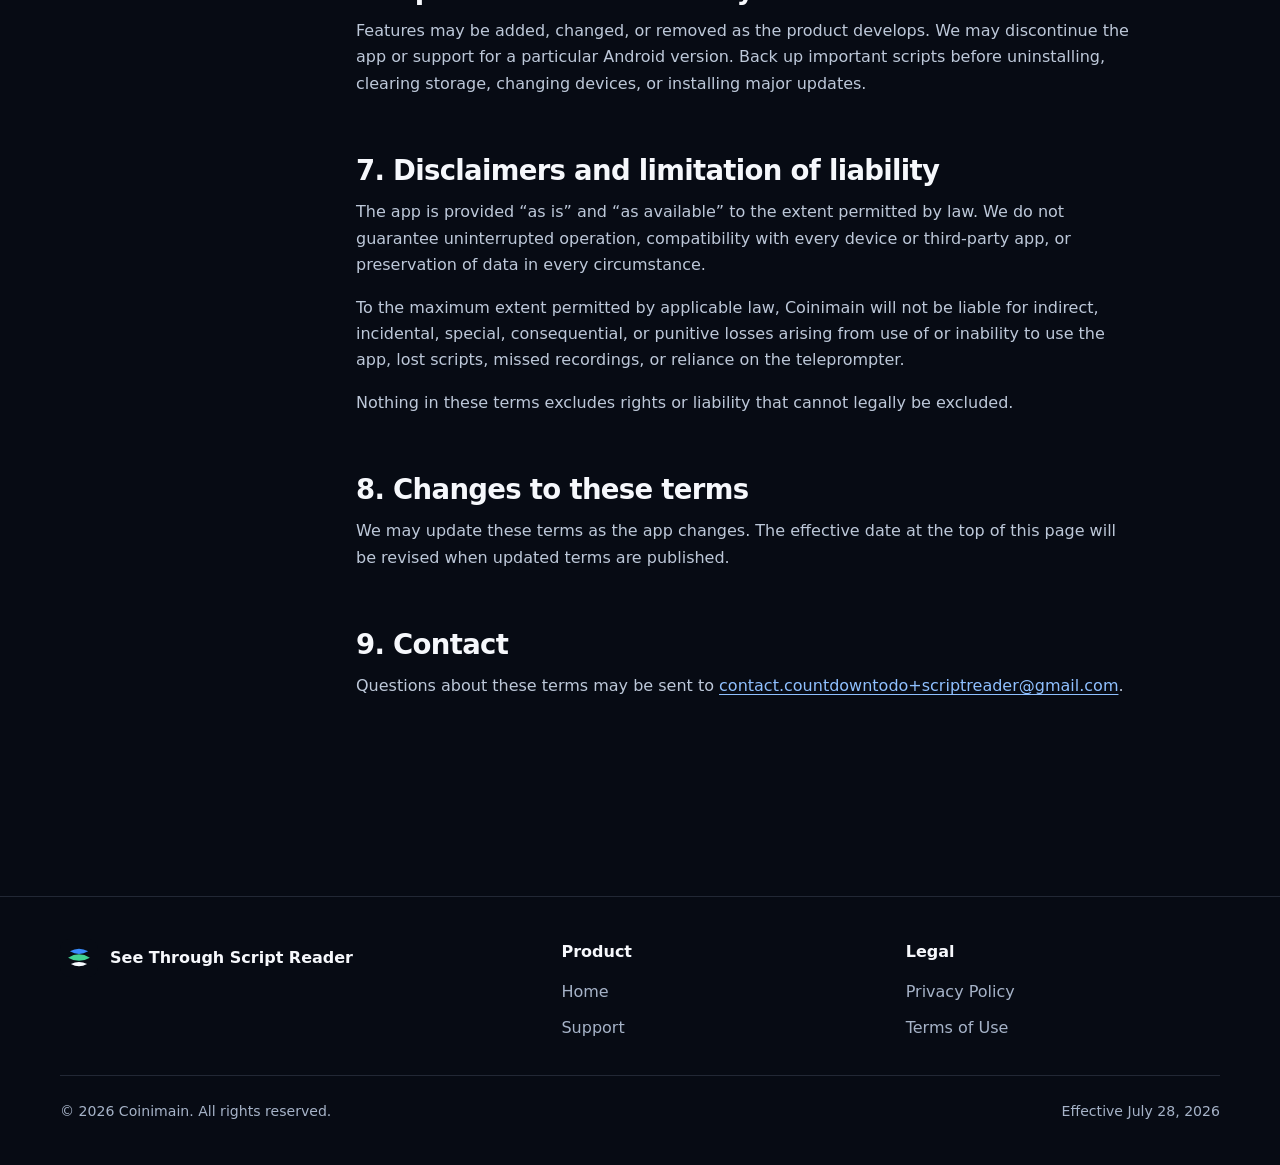
<file: terms.html>
<!doctype html>
<html lang="en">
<head>
  <meta charset="utf-8"><meta name="viewport" content="width=device-width, initial-scale=1">
  <title>Terms of Use — See Through Script Reader</title>
  <meta name="description" content="Terms of Use for See Through Script Reader.">
  <meta name="theme-color" content="#070b14"><link rel="canonical" href="https://coinimain.github.io/see-through-script-reader-site/terms.html">
  <link rel="icon" href="assets/favicon.svg" type="image/svg+xml"><link rel="stylesheet" href="assets/styles.css"><script defer src="assets/app.js"></script>
</head>
<body>
<a class="skip-link" href="#main">Skip to content</a>
<header class="site-header"><div class="container nav"><a class="brand" href="index.html"><img src="assets/logo.svg" alt="" width="42" height="42"><span>See Through Script Reader</span></a><button class="nav-toggle" type="button" aria-label="Open navigation" aria-expanded="false">☰</button><nav class="nav-links" aria-label="Main navigation"><a href="index.html">Home</a><a href="about.html">About</a><a href="support.html">Support</a><a href="privacy.html">Privacy</a></nav></div></header>
<main id="main">
  <section class="page-hero"><div class="container"><span class="eyebrow">Legal</span><h1>Terms of Use</h1><p>These terms govern use of See Through Script Reader and its support website.</p><div class="meta-card"><span><strong>Effective:</strong> July 28, 2026</span><span><strong>Provider:</strong> Coinimain</span></div></div></section>
  <section class="section-tight"><div class="container content-layout"><nav class="side-nav" aria-label="Terms sections"><a href="#acceptance">Acceptance</a><a href="#license">Licence</a><a href="#content">Your content</a><a href="#use">Responsible use</a><a href="#services">Third-party services</a><a href="#warranty">Disclaimers</a><a href="#changes">Changes</a><a href="#contact">Contact</a></nav><article class="prose">
    <section id="acceptance"><h2>1. Acceptance</h2><p>By installing or using See Through Script Reader, you agree to these Terms of Use. If you do not agree, do not use the application.</p></section>
    <section id="license"><h2>2. Licence to use the app</h2><p>Subject to these terms and applicable store rules, Coinimain grants you a limited, non-exclusive, non-transferable, revocable licence to use the app for personal or professional teleprompter purposes.</p><p>You may not redistribute, sell, reverse engineer where prohibited by law, interfere with security features, impersonate the developer, or use the app in a manner that violates applicable law or another person’s rights.</p></section>
    <section id="content"><h2>3. Your scripts and content</h2><p>You retain responsibility for and any rights you hold in scripts or other text you enter into the app. The app does not claim ownership of your scripts.</p><p>You are responsible for ensuring that your scripts, recordings, presentations, and use of third-party material comply with copyright, privacy, publicity, recording-consent, and other applicable laws.</p></section>
    <section id="use"><h2>4. Responsible use</h2><p>Do not use the floating overlay in a way that distracts you while driving, operating machinery, crossing roads, or performing another activity that requires full visual attention. Do not use the app to conceal deceptive or harmful interactions with another application.</p></section>
    <section id="services"><h2>5. Third-party applications and services</h2><p>See Through Script Reader may be used above, or open links to, third-party applications and services. Coinimain does not control those services and is not responsible for their availability, features, content, data handling, or terms.</p></section>
    <section id="availability"><h2>6. Updates and availability</h2><p>Features may be added, changed, or removed as the product develops. We may discontinue the app or support for a particular Android version. Back up important scripts before uninstalling, clearing storage, changing devices, or installing major updates.</p></section>
    <section id="warranty"><h2>7. Disclaimers and limitation of liability</h2><p>The app is provided “as is” and “as available” to the extent permitted by law. We do not guarantee uninterrupted operation, compatibility with every device or third-party app, or preservation of data in every circumstance.</p><p>To the maximum extent permitted by applicable law, Coinimain will not be liable for indirect, incidental, special, consequential, or punitive losses arising from use of or inability to use the app, lost scripts, missed recordings, or reliance on the teleprompter.</p><p>Nothing in these terms excludes rights or liability that cannot legally be excluded.</p></section>
    <section id="changes"><h2>8. Changes to these terms</h2><p>We may update these terms as the app changes. The effective date at the top of this page will be revised when updated terms are published.</p></section>
    <section id="contact"><h2>9. Contact</h2><p>Questions about these terms may be sent to <a href="mailto:contact.countdowntodo+scriptreader@gmail.com">contact.countdowntodo+scriptreader@gmail.com</a>.</p></section>
  </article></div></section>
</main>
<footer class="site-footer"><div class="container"><div class="footer-grid"><div><div class="footer-brand"><img src="assets/logo.svg" alt=""><span>See Through Script Reader</span></div></div><div class="footer-links"><strong>Product</strong><a href="index.html">Home</a><a href="support.html">Support</a></div><div class="footer-links"><strong>Legal</strong><a href="privacy.html">Privacy Policy</a><a href="terms.html">Terms of Use</a></div></div><div class="footer-bottom"><span>© <span data-year></span> Coinimain. All rights reserved.</span><span>Effective July 28, 2026</span></div></div></footer>
</body></html>
</file>
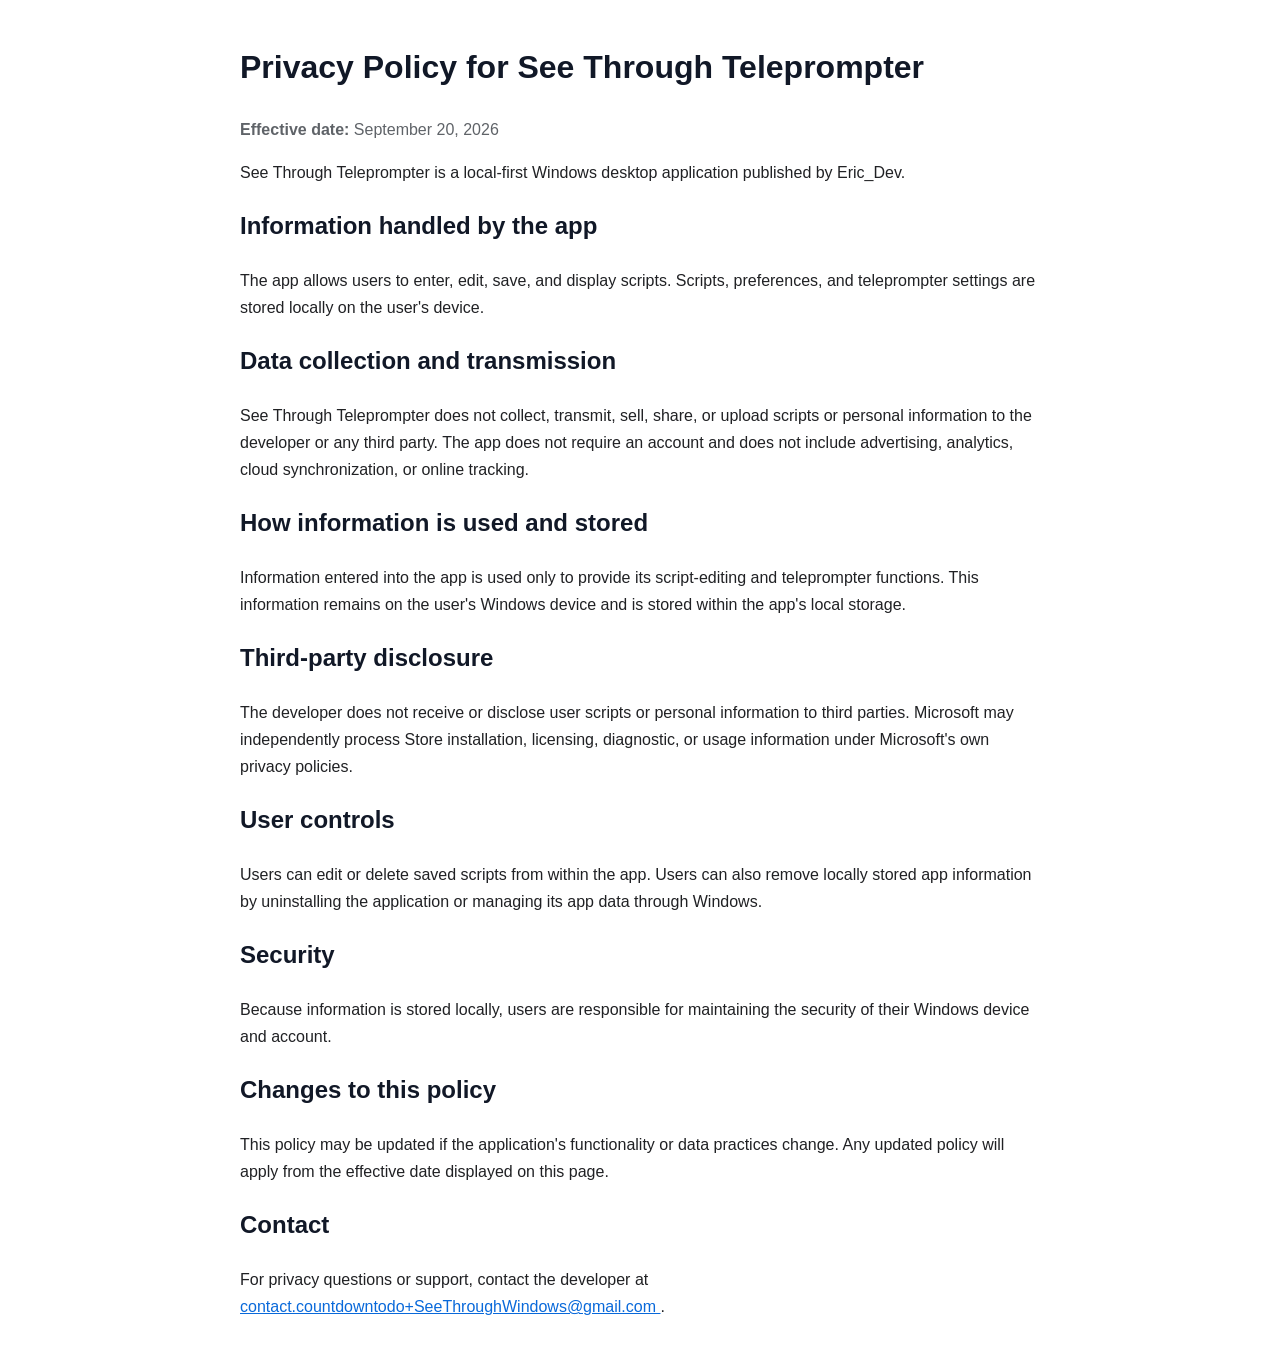
<file: windows-privacy.html>
<!DOCTYPE html>
<html lang="en">
<head>
  <meta charset="UTF-8">
  <meta name="viewport" content="width=device-width, initial-scale=1">
  <meta
    name="description"
    content="Privacy policy for the See Through Teleprompter Windows application."
  >
  <title>See Through Teleprompter Privacy Policy</title>

  <style>
    body {
      max-width: 800px;
      margin: 40px auto;
      padding: 0 20px;
      font-family: Arial, sans-serif;
      line-height: 1.7;
      color: #202124;
      background: #ffffff;
    }

    h1,
    h2 {
      color: #111827;
    }

    .updated {
      color: #5f6368;
    }

    a {
      color: #0969da;
    }
  </style>
</head>

<body>
  <main>
    <h1>Privacy Policy for See Through Teleprompter</h1>

    <p class="updated">
      <strong>Effective date:</strong> September 20, 2026
    </p>

    <p>
      See Through Teleprompter is a local-first Windows desktop application
      published by Eric_Dev.
    </p>

    <h2>Information handled by the app</h2>

    <p>
      The app allows users to enter, edit, save, and display scripts. Scripts,
      preferences, and teleprompter settings are stored locally on the user's
      device.
    </p>

    <h2>Data collection and transmission</h2>

    <p>
      See Through Teleprompter does not collect, transmit, sell, share, or
      upload scripts or personal information to the developer or any third
      party. The app does not require an account and does not include
      advertising, analytics, cloud synchronization, or online tracking.
    </p>

    <h2>How information is used and stored</h2>

    <p>
      Information entered into the app is used only to provide its
      script-editing and teleprompter functions. This information remains on
      the user's Windows device and is stored within the app's local storage.
    </p>

    <h2>Third-party disclosure</h2>

    <p>
      The developer does not receive or disclose user scripts or personal
      information to third parties. Microsoft may independently process Store
      installation, licensing, diagnostic, or usage information under
      Microsoft's own privacy policies.
    </p>

    <h2>User controls</h2>

    <p>
      Users can edit or delete saved scripts from within the app. Users can
      also remove locally stored app information by uninstalling the
      application or managing its app data through Windows.
    </p>

    <h2>Security</h2>

    <p>
      Because information is stored locally, users are responsible for
      maintaining the security of their Windows device and account.
    </p>

    <h2>Changes to this policy</h2>

    <p>
      This policy may be updated if the application's functionality or data
      practices change. Any updated policy will apply from the effective date
      displayed on this page.
    </p>

    <h2>Contact</h2>

    <p>
      For privacy questions or support, contact the developer at
      <a href="mailto:contact.countdowntodo+SeeThroughWindows@gmail.com">
        contact.countdowntodo+SeeThroughWindows@gmail.com
      </a>.
    </p>
  </main>
</body>
</html>
</file>
<file: assets/styles.css>
:root {
  color-scheme: dark;
  --bg: #070b14;
  --bg-soft: #0a101c;
  --surface: #0d1524;
  --surface-2: #111c2f;
  --surface-3: #17243a;
  --text: #f6f8fc;
  --muted: #a6b3c8;
  --muted-2: #7f8da4;
  --line: rgba(164, 183, 211, .17);
  --blue: #388bfd;
  --green: #42d293;
  --danger: #ff7c88;
  --shadow: 0 24px 80px rgba(0, 0, 0, .36);
  --radius-xl: 32px;
  --radius-lg: 24px;
  --radius-md: 18px;
  --max: 1160px;
}

* { box-sizing: border-box; }
html { scroll-behavior: smooth; }
body {
  margin: 0;
  min-height: 100vh;
  background:
    radial-gradient(circle at 82% -10%, rgba(56, 139, 253, .15), transparent 32rem),
    radial-gradient(circle at -5% 40%, rgba(66, 210, 147, .09), transparent 28rem),
    var(--bg);
  color: var(--text);
  font-family: Inter, ui-sans-serif, system-ui, -apple-system, BlinkMacSystemFont, "Segoe UI", sans-serif;
  line-height: 1.65;
  -webkit-font-smoothing: antialiased;
}

a { color: inherit; }
img, svg { display: block; max-width: 100%; }
button, input, textarea { font: inherit; }
::selection { background: rgba(66, 210, 147, .28); color: #fff; }

.container { width: min(calc(100% - 40px), var(--max)); margin-inline: auto; }
.skip-link {
  position: fixed; left: 16px; top: -80px; z-index: 999;
  background: var(--text); color: var(--bg); padding: 10px 16px; border-radius: 12px;
}
.skip-link:focus { top: 16px; }

.site-header {
  position: sticky; top: 0; z-index: 50;
  border-bottom: 1px solid transparent;
  backdrop-filter: blur(18px);
  background: rgba(7, 11, 20, .78);
}
.site-header.scrolled { border-color: var(--line); }
.nav {
  min-height: 76px; display: flex; align-items: center; justify-content: space-between; gap: 20px;
}
.brand { display: inline-flex; align-items: center; gap: 12px; text-decoration: none; font-weight: 750; letter-spacing: -.025em; }
.brand img { width: 42px; height: 42px; border-radius: 14px; box-shadow: 0 10px 30px rgba(0,0,0,.35); }
.brand span { max-width: 215px; line-height: 1.1; }
.nav-links { display: flex; align-items: center; gap: 8px; }
.nav-links a {
  color: var(--muted); text-decoration: none; padding: 10px 13px; border-radius: 12px; font-size: .94rem;
}
.nav-links a:hover, .nav-links a[aria-current="page"] { color: var(--text); background: rgba(255,255,255,.055); }
.nav-toggle { display: none; border: 1px solid var(--line); background: var(--surface); color: var(--text); width: 44px; height: 44px; border-radius: 14px; }

.hero { padding: 84px 0 56px; overflow: hidden; }
.hero-grid { display: grid; grid-template-columns: minmax(0, 1.08fr) minmax(340px, .92fr); align-items: center; gap: 70px; }
.eyebrow {
  display: inline-flex; align-items: center; gap: 9px; margin-bottom: 20px;
  color: #c9d7ea; font-size: .86rem; font-weight: 700; text-transform: uppercase; letter-spacing: .14em;
}
.eyebrow::before { content: ""; width: 28px; height: 2px; background: linear-gradient(90deg, var(--blue), var(--green)); border-radius: 10px; }
h1, h2, h3 { margin: 0; line-height: 1.1; letter-spacing: -.04em; }
h1 { font-size: clamp(3.25rem, 7vw, 6.75rem); max-width: 850px; }
h2 { font-size: clamp(2rem, 4.5vw, 3.65rem); }
h3 { font-size: 1.28rem; }
.gradient-text { background: linear-gradient(100deg, #fff 12%, #a9c9ff 45%, #6de1b2 94%); -webkit-background-clip: text; background-clip: text; color: transparent; }
.hero-copy > p { margin: 26px 0 0; color: var(--muted); font-size: clamp(1.05rem, 2vw, 1.27rem); max-width: 670px; }
.actions { display: flex; flex-wrap: wrap; gap: 13px; margin-top: 32px; }
.button {
  min-height: 52px; display: inline-flex; align-items: center; justify-content: center; gap: 10px;
  padding: 13px 20px; border-radius: 16px; text-decoration: none; border: 1px solid var(--line); font-weight: 720;
  transition: transform .2s ease, border-color .2s ease, background .2s ease;
}
.button:hover { transform: translateY(-2px); }
.button-primary { color: #061019; border: 0; background: linear-gradient(100deg, var(--blue), var(--green)); box-shadow: 0 15px 45px rgba(56,139,253,.22); }
.button-secondary { background: rgba(255,255,255,.045); }
.button-muted { color: var(--muted); cursor: default; }
.hero-note { margin-top: 18px; color: var(--muted-2); font-size: .91rem; }

.phone-stage { position: relative; min-height: 620px; display: grid; place-items: center; }
.phone-glow { position: absolute; width: 440px; height: 440px; border-radius: 50%; background: radial-gradient(circle, rgba(56,139,253,.22), rgba(66,210,147,.08) 45%, transparent 70%); filter: blur(18px); }
.phone {
  position: relative; width: min(360px, 94vw); aspect-ratio: 9/18.8; padding: 12px; border-radius: 48px;
  background: linear-gradient(145deg, #253047, #090d15 50%, #394760); box-shadow: var(--shadow), inset 0 0 0 1px rgba(255,255,255,.11);
  transform: rotate(2.2deg);
}
.phone-screen { position: relative; height: 100%; overflow: hidden; border-radius: 38px; background: linear-gradient(160deg, #273b55, #704e59 48%, #12202f 100%); }
.camera-dot { position: absolute; z-index: 4; top: 13px; left: 50%; transform: translateX(-50%); width: 68px; height: 22px; border-radius: 99px; background: #04060a; }
.recording-ui { position: absolute; inset: 0; padding: 70px 23px 24px; display: flex; flex-direction: column; justify-content: space-between; color: rgba(255,255,255,.75); }
.recording-top { display: flex; justify-content: space-between; font-size: .8rem; }
.recording-bottom { display: flex; justify-content: space-around; align-items: center; }
.record-dot { width: 56px; height: 56px; border-radius: 50%; background: #fff; box-shadow: inset 0 0 0 5px rgba(255,255,255,.25), 0 0 0 5px rgba(0,0,0,.15); }
.prompt-overlay { position: absolute; z-index: 3; left: 18px; right: 18px; top: 120px; min-height: 330px; padding: 52px 24px 24px; border-radius: 28px; background: rgba(4,8,15,.62); border: 1px solid rgba(255,255,255,.16); backdrop-filter: blur(4px); box-shadow: 0 26px 50px rgba(0,0,0,.28); }
.floating-pill { position: absolute; z-index: 5; left: 14px; top: 97px; display: inline-flex; gap: 7px; align-items: center; padding: 10px 14px; border-radius: 99px; background: #0a1321; border: 1px solid rgba(66,210,147,.7); box-shadow: 0 12px 30px rgba(0,0,0,.35); font-size: .83rem; }
.prompt-overlay p { margin: 0; font-size: 1.72rem; line-height: 1.38; text-align: center; text-shadow: 0 2px 8px #000; }
.prompt-overlay .muted-line { color: rgba(255,255,255,.34); }
.prompt-overlay .focus-line { color: #fff; font-weight: 750; }
.prompt-guide { position: absolute; left: 24px; right: 24px; top: 49%; height: 2px; background: linear-gradient(90deg, transparent, var(--green), transparent); opacity: .72; }

.section { padding: 88px 0; }
.section-tight { padding: 58px 0; }
.section-heading { max-width: 720px; margin-bottom: 38px; }
.section-heading p, .lede { color: var(--muted); font-size: 1.08rem; margin: 18px 0 0; }
.grid-3 { display: grid; grid-template-columns: repeat(3, 1fr); gap: 18px; }
.grid-2 { display: grid; grid-template-columns: repeat(2, 1fr); gap: 18px; }
.card {
  border: 1px solid var(--line); border-radius: var(--radius-lg); padding: 26px; background: linear-gradient(145deg, rgba(17,28,47,.84), rgba(9,15,26,.92)); box-shadow: 0 16px 42px rgba(0,0,0,.15);
}
.card p { color: var(--muted); margin: 12px 0 0; }
.icon-box { width: 48px; height: 48px; display: grid; place-items: center; margin-bottom: 22px; border-radius: 16px; background: linear-gradient(145deg, rgba(56,139,253,.22), rgba(66,210,147,.15)); border: 1px solid rgba(105,188,255,.18); font-size: 1.35rem; }
.feature-list { margin: 18px 0 0; padding: 0; list-style: none; display: grid; gap: 10px; }
.feature-list li { color: var(--muted); display: flex; gap: 10px; }
.feature-list li::before { content: "✓"; color: var(--green); font-weight: 800; }

.callout { border: 1px solid var(--line); border-radius: var(--radius-xl); padding: clamp(28px, 5vw, 56px); background: linear-gradient(120deg, rgba(56,139,253,.12), rgba(66,210,147,.08)); }
.callout-inner { display: flex; align-items: center; justify-content: space-between; gap: 30px; }
.callout p { color: var(--muted); max-width: 680px; margin: 14px 0 0; }

.page-hero { padding: 72px 0 46px; }
.page-hero h1 { font-size: clamp(2.8rem, 6vw, 5rem); }
.page-hero p { max-width: 760px; color: var(--muted); font-size: 1.16rem; margin: 22px 0 0; }
.content-layout { display: grid; grid-template-columns: 240px minmax(0, 780px); gap: 56px; align-items: start; }
.side-nav { position: sticky; top: 104px; display: grid; gap: 6px; }
.side-nav a { color: var(--muted); text-decoration: none; padding: 9px 12px; border-radius: 10px; font-size: .93rem; }
.side-nav a:hover { color: var(--text); background: rgba(255,255,255,.045); }
.prose { min-width: 0; }
.prose section { scroll-margin-top: 110px; padding: 0 0 42px; }
.prose h2 { font-size: 1.72rem; letter-spacing: -.025em; margin-bottom: 14px; }
.prose h3 { font-size: 1.15rem; margin: 24px 0 9px; }
.prose p, .prose li { color: #bdc8d9; }
.prose p { margin: 0 0 16px; }
.prose ul, .prose ol { margin: 0 0 18px; padding-left: 22px; }
.prose a { color: #8fc0ff; text-underline-offset: 3px; }
.meta-card { display: flex; flex-wrap: wrap; gap: 12px 28px; margin-top: 28px; padding: 18px 22px; border: 1px solid var(--line); border-radius: var(--radius-md); background: var(--surface); color: var(--muted); font-size: .93rem; }
.notice { margin: 18px 0; padding: 18px 20px; border-left: 3px solid var(--green); border-radius: 0 14px 14px 0; background: rgba(66,210,147,.075); color: #cbd6e5; }

.faq { display: grid; gap: 12px; }
details { border: 1px solid var(--line); border-radius: 18px; background: var(--surface); overflow: hidden; }
summary { list-style: none; cursor: pointer; padding: 20px 22px; font-weight: 700; display: flex; justify-content: space-between; gap: 20px; }
summary::-webkit-details-marker { display: none; }
summary::after { content: "+"; color: var(--green); font-size: 1.3rem; font-weight: 400; }
details[open] summary::after { content: "−"; }
details p { color: var(--muted); margin: 0; padding: 0 22px 22px; }

.contact-card { display: grid; grid-template-columns: 1fr auto; align-items: center; gap: 24px; }
.contact-card p { margin-bottom: 0; }

.site-footer { border-top: 1px solid var(--line); margin-top: 80px; padding: 42px 0; color: var(--muted); }
.footer-grid { display: grid; grid-template-columns: 1.2fr .8fr .8fr; gap: 30px; }
.footer-brand { display: flex; gap: 12px; align-items: center; color: var(--text); font-weight: 750; }
.footer-brand img { width: 38px; }
.footer-copy { max-width: 420px; margin: 14px 0 0; font-size: .92rem; }
.footer-links { display: grid; align-content: start; gap: 9px; }
.footer-links strong { color: var(--text); margin-bottom: 5px; }
.footer-links a { color: var(--muted); text-decoration: none; }
.footer-links a:hover { color: var(--text); }
.footer-bottom { display: flex; justify-content: space-between; gap: 20px; margin-top: 34px; padding-top: 24px; border-top: 1px solid var(--line); font-size: .88rem; }

@media (max-width: 900px) {
  .hero-grid { grid-template-columns: 1fr; gap: 24px; }
  .hero-copy { text-align: center; }
  .hero-copy > p { margin-inline: auto; }
  .actions { justify-content: center; }
  .phone-stage { min-height: 610px; }
  .grid-3 { grid-template-columns: 1fr 1fr; }
  .content-layout { grid-template-columns: 1fr; gap: 20px; }
  .side-nav { position: static; display: flex; overflow-x: auto; padding-bottom: 8px; }
  .side-nav a { white-space: nowrap; background: var(--surface); }
}

@media (max-width: 720px) {
  .container { width: min(calc(100% - 28px), var(--max)); }
  .nav-toggle { display: grid; place-items: center; }
  .nav-links { position: absolute; top: 68px; left: 14px; right: 14px; display: none; padding: 12px; border: 1px solid var(--line); border-radius: 18px; background: rgba(9,15,26,.98); box-shadow: var(--shadow); }
  .nav-links.open { display: grid; }
  .nav-links a { padding: 13px 14px; }
  .hero { padding-top: 58px; }
  h1 { font-size: clamp(3rem, 15vw, 4.8rem); }
  .grid-2, .grid-3 { grid-template-columns: 1fr; }
  .callout-inner, .contact-card { grid-template-columns: 1fr; display: grid; }
  .footer-grid { grid-template-columns: 1fr; }
  .footer-bottom { flex-direction: column; }
  .brand span { font-size: .93rem; max-width: 150px; }
}

@media (prefers-reduced-motion: reduce) {
  *, *::before, *::after { scroll-behavior: auto !important; transition: none !important; animation: none !important; }
}

.google-play-badge {
  min-height: 52px;
  display: inline-flex;
  align-items: center;
  gap: 10px;
  padding: 8px 16px 8px 13px;
  border: 1px solid rgba(66, 210, 147, .58);
  border-radius: 16px;
  background: linear-gradient(145deg, rgba(66, 210, 147, .18), rgba(13, 34, 39, .92));
  color: var(--text);
  box-shadow: 0 15px 45px rgba(21, 142, 102, .16), inset 0 1px 0 rgba(255, 255, 255, .08);
  text-decoration: none;
  transition: transform .2s ease, border-color .2s ease, background .2s ease, box-shadow .2s ease;
}

.google-play-badge:hover {
  transform: translateY(-2px);
  border-color: var(--green);
  background: linear-gradient(145deg, rgba(66, 210, 147, .27), rgba(13, 42, 43, .96));
  box-shadow: 0 18px 48px rgba(21, 142, 102, .22), inset 0 1px 0 rgba(255, 255, 255, .1);
}

.google-play-badge img {
  width: 28px;
  height: 28px;
  flex: 0 0 auto;
}

.google-play-copy {
  display: grid;
  gap: 2px;
  text-align: left;
  white-space: nowrap;
}

.google-play-kicker {
  color: #b4c7c0;
  font-size: .61rem;
  font-weight: 800;
  line-height: 1;
  letter-spacing: .09em;
}

.google-play-name {
  color: #fff;
  font-size: 1rem;
  font-weight: 780;
  line-height: 1;
  letter-spacing: -.015em;
}
</file>
